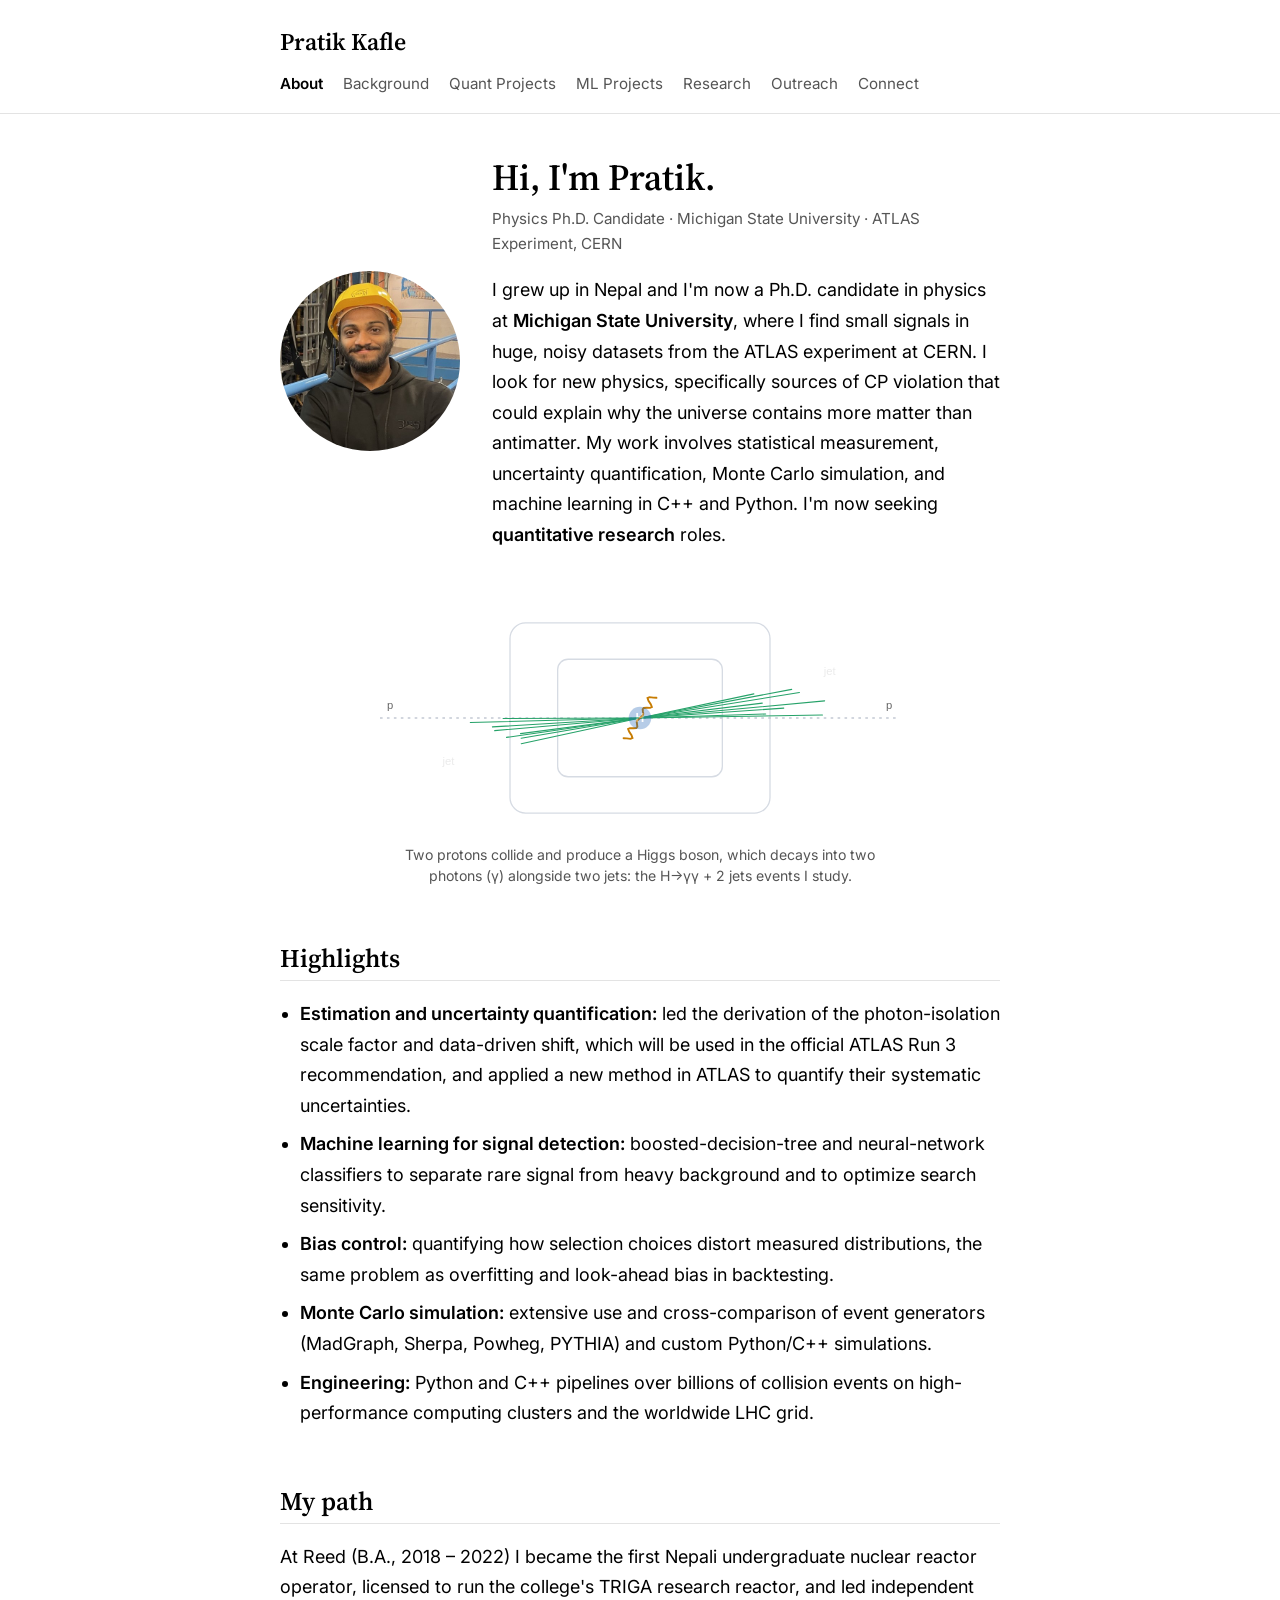
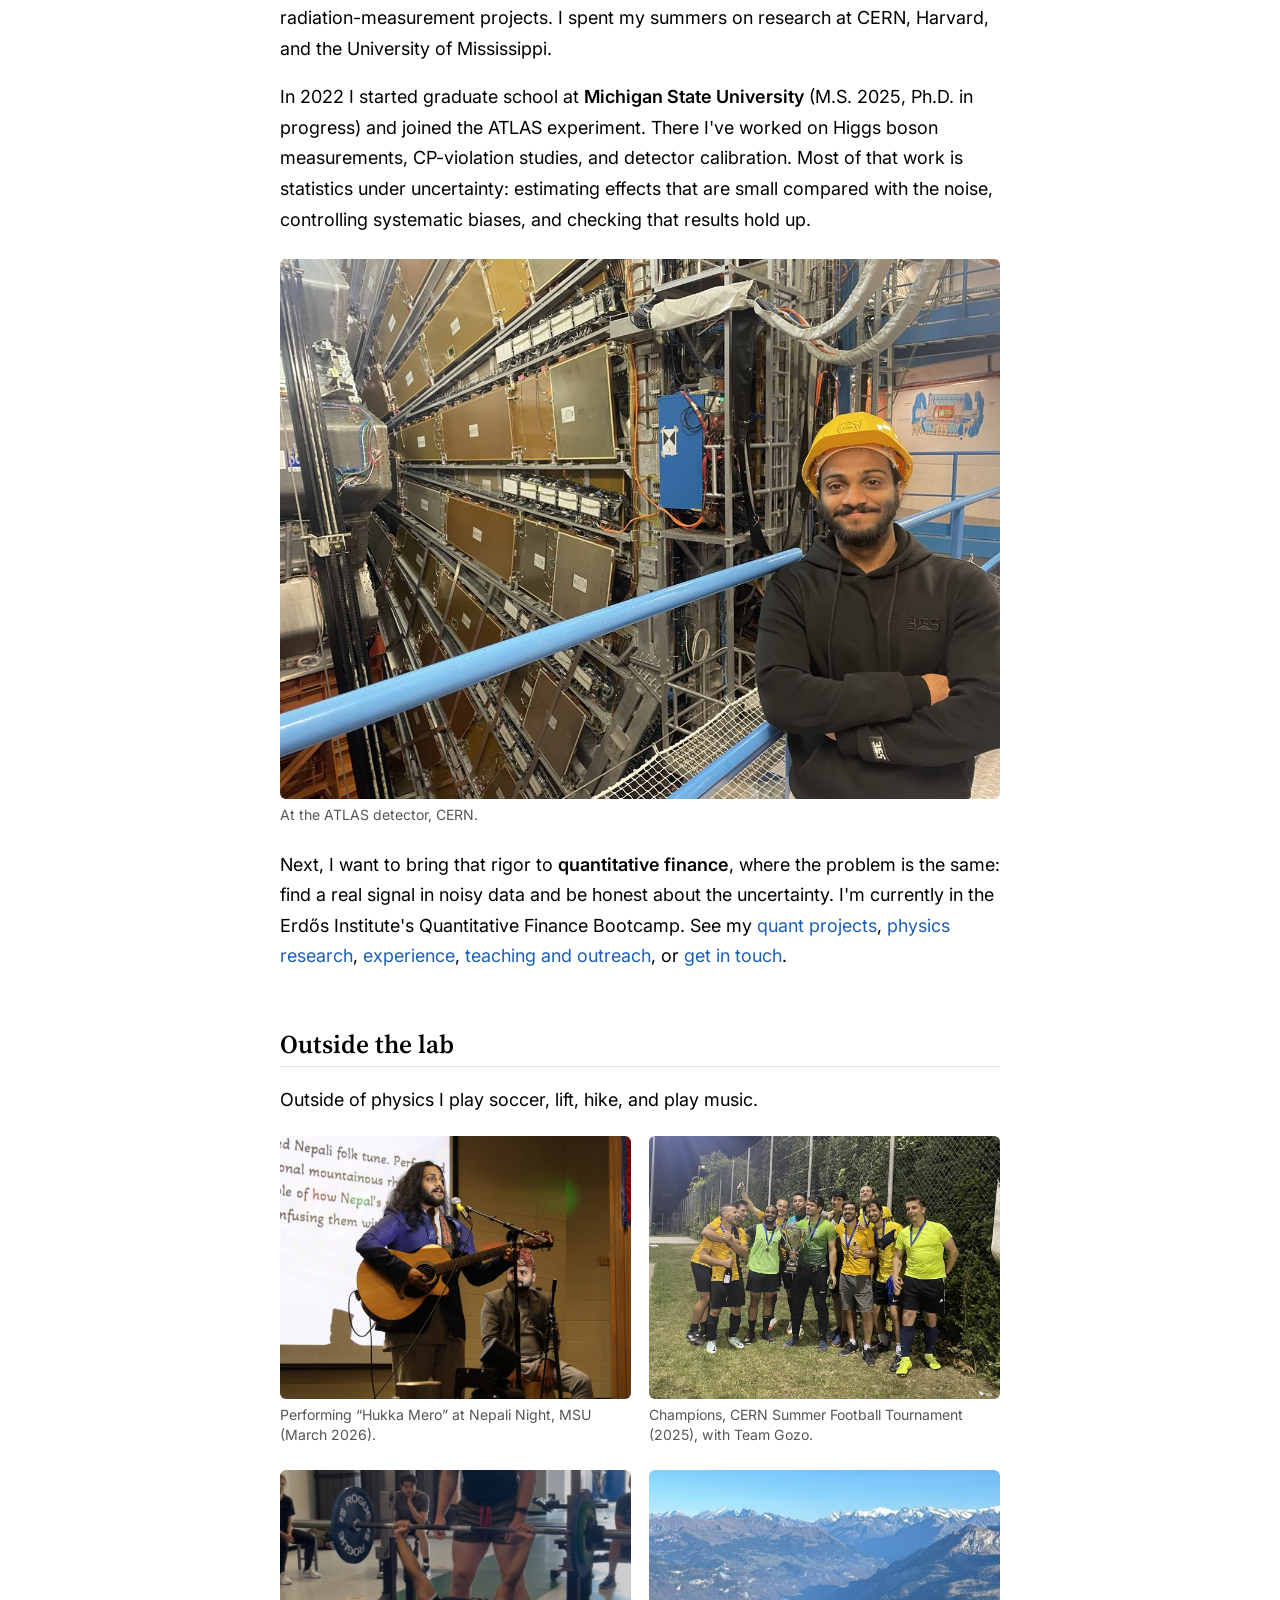
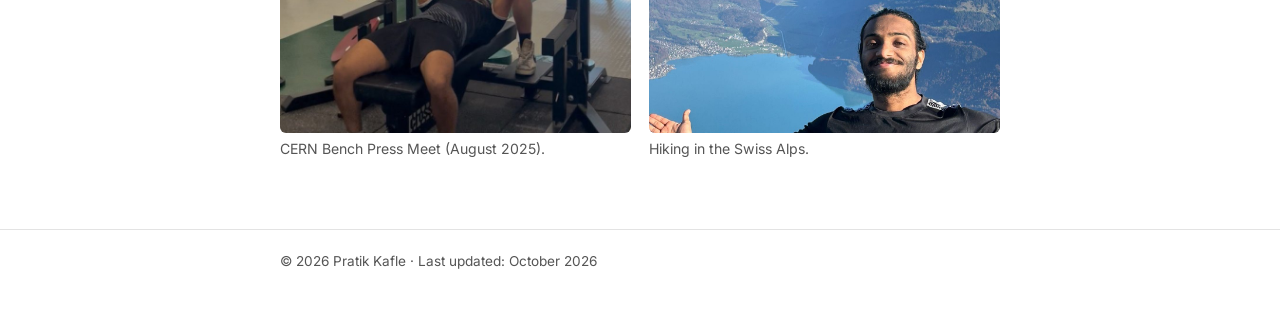
<file: index.html>
<!DOCTYPE html>
<html lang="en">
<head>
  <meta charset="UTF-8">
  <meta name="viewport" content="width=device-width, initial-scale=1.0">
  <title>About | Pratik Kafle</title>
  <meta name="description" content="Pratik Kafle: Physics Ph.D. candidate at Michigan State University (ATLAS, CERN) seeking quantitative research roles. Statistics, Monte Carlo, machine learning, C++ and Python.">
  <link rel="preconnect" href="https://fonts.googleapis.com">
  <link rel="preconnect" href="https://fonts.gstatic.com" crossorigin>
  <link href="https://fonts.googleapis.com/css2?family=Inter:wght@400;600&family=Source+Serif+4:wght@600&display=swap" rel="stylesheet">
  <link rel="stylesheet" href="style.css">
</head>
<body>
  <header>
    <div class="container">
      <a href="index.html" class="site-title">Pratik Kafle</a>
      <nav>
        <a href="index.html" class="active">About</a>
        <a href="background.html">Background</a>
        <a href="quant.html">Quant Projects</a>
        <a href="ml.html">ML Projects</a>
        <a href="research.html">Research</a>
        <a href="outreach.html">Outreach</a>
        <a href="connect.html">Connect</a>
      </nav>
    </div>
  </header>

  <main class="container">
    <section class="intro">
      <img src="images/profile.jpg" alt="Pratik Kafle in a CERN hard hat at the ATLAS detector">
      <div>
        <h1>Hi, I'm Pratik.</h1>
        <p class="tagline">Physics Ph.D. Candidate · Michigan State University · ATLAS Experiment, CERN</p>
        <p>
          I grew up in Nepal and I'm now a Ph.D. candidate in physics at
          <strong>Michigan State University</strong>, where I find small signals in huge, noisy
          datasets from the ATLAS experiment at CERN. I look for new physics, specifically
          sources of CP violation that could explain why the universe contains more matter
          than antimatter. My work involves statistical measurement, uncertainty
          quantification, Monte Carlo simulation, and machine learning in C++ and Python.
          I'm now seeking <strong>quantitative research</strong> roles.
        </p>
      </div>
    </section>

    <figure class="collision-anim">
      <img src="images/web/higgs-collision.svg" width="600" height="280"
           alt="Animation: two protons collide head-on, a Higgs boson forms and decays into two photons, while two jets fly out close to the beam line">
      <figcaption>Two protons collide and produce a Higgs boson, which decays into two photons (&gamma;)
        alongside two jets: the H&rarr;&gamma;&gamma; + 2 jets events I study.</figcaption>
    </figure>

    <h2>Highlights</h2>
    <ul class="highlights">
      <li><strong>Estimation and uncertainty quantification:</strong> led the derivation of the
        photon-isolation scale factor and data-driven shift, which will be used in the official
        ATLAS Run&nbsp;3 recommendation, and applied a new method in ATLAS to quantify their
        systematic uncertainties.</li>
      <li><strong>Machine learning for signal detection:</strong> boosted-decision-tree and
        neural-network classifiers to separate rare signal from heavy background and to
        optimize search sensitivity.</li>
      <li><strong>Bias control:</strong> quantifying how selection choices distort measured
        distributions, the same problem as overfitting and look-ahead bias in backtesting.</li>
      <li><strong>Monte Carlo simulation:</strong> extensive use and cross-comparison of event
        generators (MadGraph, Sherpa, Powheg, PYTHIA) and custom Python/C++ simulations.</li>
      <li><strong>Engineering:</strong> Python and C++ pipelines over billions of collision
        events on high-performance computing clusters and the worldwide LHC grid.</li>
    </ul>

    <h2>My path</h2>
    <p>
      At Reed (B.A., 2018 – 2022) I became the first Nepali undergraduate nuclear reactor
      operator, licensed to run the college's TRIGA research reactor, and led independent
      radiation-measurement projects. I spent my summers on research
      at CERN, Harvard, and the University of Mississippi.
    </p>
    <p>
      In 2022 I started graduate school at <strong>Michigan State University</strong>
      (M.S. 2025, Ph.D. in progress) and joined the ATLAS experiment. There I've worked on Higgs
      boson measurements, CP-violation studies, and detector calibration. Most of that work is
      statistics under uncertainty: estimating effects that are small compared with the noise,
      controlling systematic biases, and checking that results hold up.
    </p>
    <figure class="photo-wide">
      <img src="images/web/atlas.jpg" width="1200" height="900" loading="lazy"
           alt="Pratik in a CERN hard hat standing in front of the ATLAS detector">
      <figcaption>At the ATLAS detector, CERN.</figcaption>
    </figure>
    <p>
      Next, I want to bring that rigor to <strong>quantitative finance</strong>, where the
      problem is the same: find a real signal in noisy data and be honest about the
      uncertainty. I'm currently in the Erd&odblac;s Institute's Quantitative Finance
      Bootcamp. See my <a href="quant.html">quant projects</a>,
      <a href="research.html">physics research</a>,
      <a href="background.html">experience</a>,
      <a href="outreach.html">teaching and outreach</a>, or <a href="connect.html">get in touch</a>.
    </p>

    <h2>Outside the lab</h2>
    <p>Outside of physics I play soccer, lift, hike, and play music.</p>
    <div class="gallery">
      <figure>
        <img src="images/web/nepali-night-2026.jpg" width="1200" height="900" loading="lazy"
             alt="Pratik singing and playing acoustic guitar on stage at Nepali Night">
        <figcaption>Performing &ldquo;Hukka Mero&rdquo; at Nepali Night, MSU (March 2026).</figcaption>
      </figure>
      <figure>
        <img src="images/web/soccer.jpg" width="1200" height="900" loading="lazy"
             alt="Team Gozo celebrating with the trophy after winning the CERN summer football tournament">
        <figcaption>Champions, CERN Summer Football Tournament (2025), with Team Gozo.</figcaption>
      </figure>
      <figure>
        <img src="images/web/bench-press.jpg" width="739" height="554" loading="lazy"
             alt="Pratik bench pressing at the CERN bench press meet with a spotter">
        <figcaption>CERN Bench Press Meet (August 2025).</figcaption>
      </figure>
      <figure>
        <img src="images/web/hiking.jpg" width="1200" height="900" loading="lazy"
             alt="Pratik smiling on a summit above a lake in the Swiss Alps">
        <figcaption>Hiking in the Swiss Alps.</figcaption>
      </figure>
    </div>
  </main>

  <footer>
    <div class="container">
      &copy; 2026 Pratik Kafle &middot; Last updated: October 2026
    </div>
  </footer>
</body>
</html>
</file>
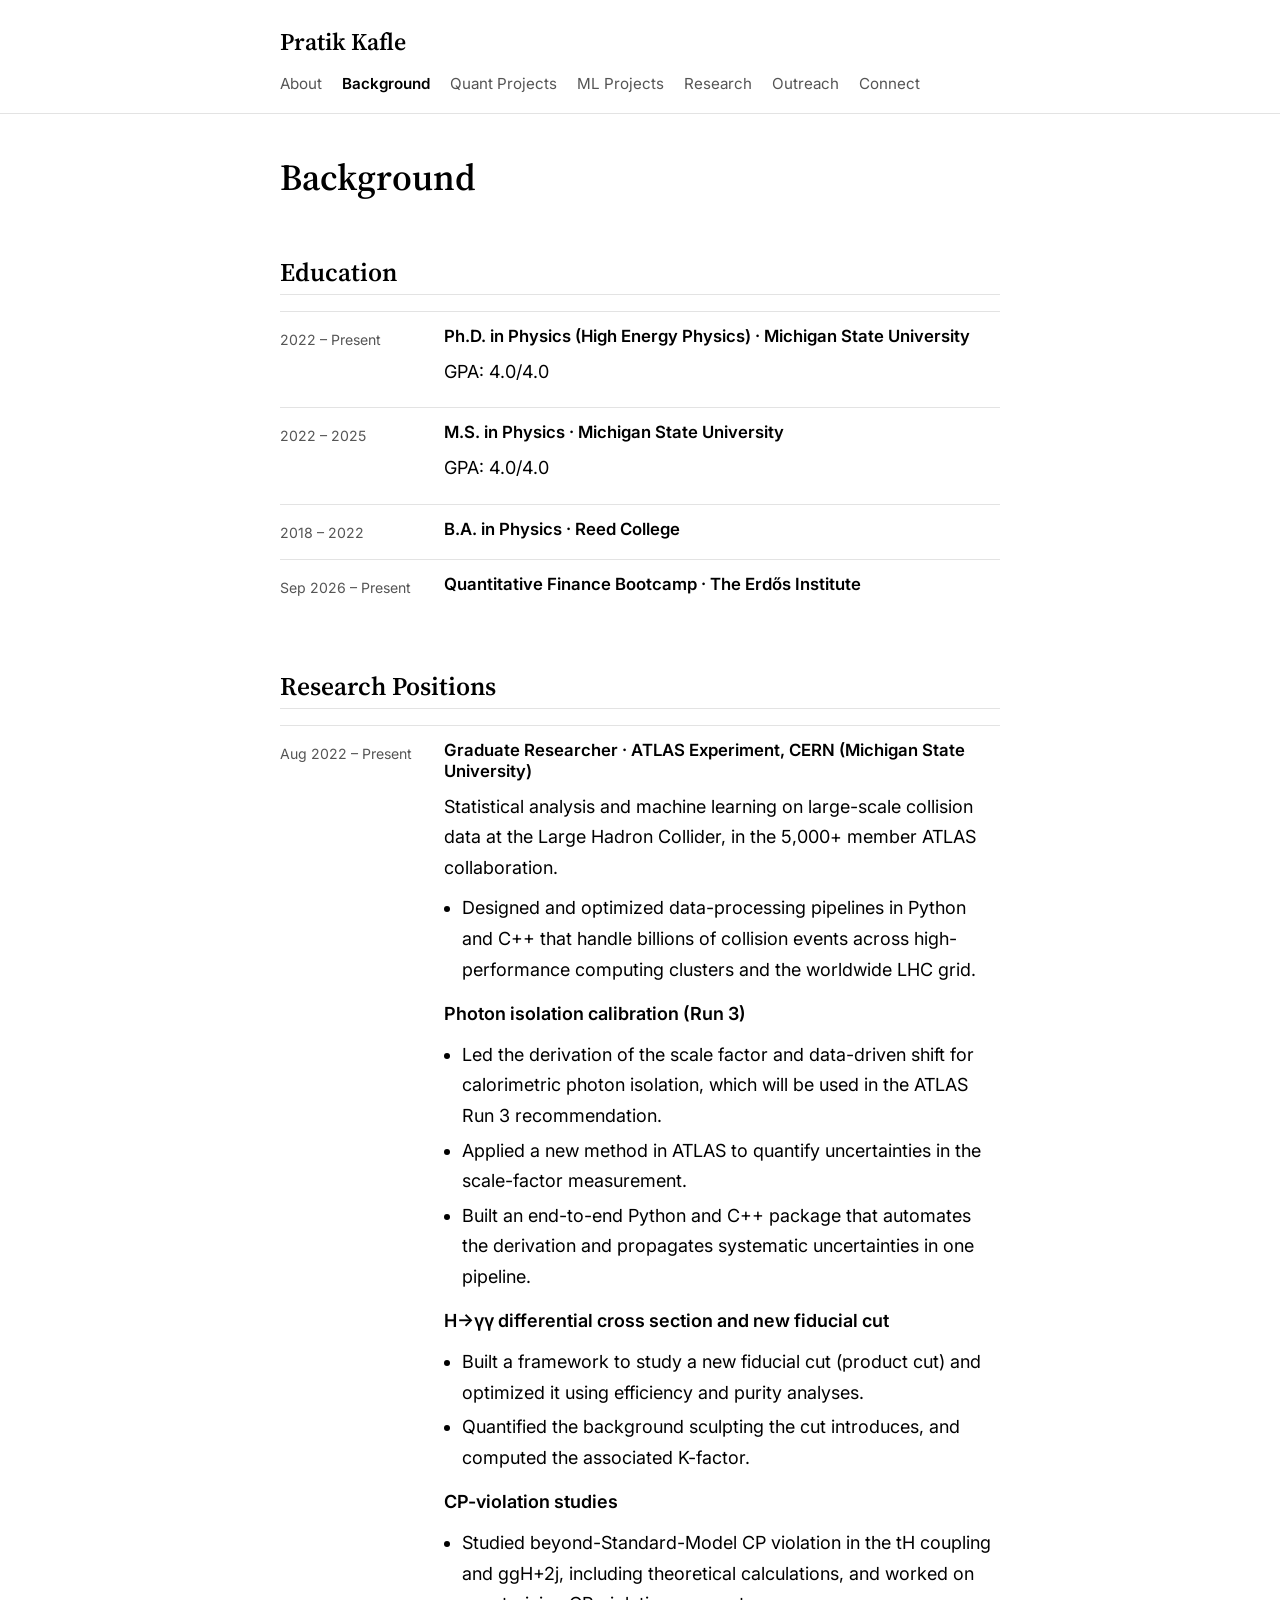
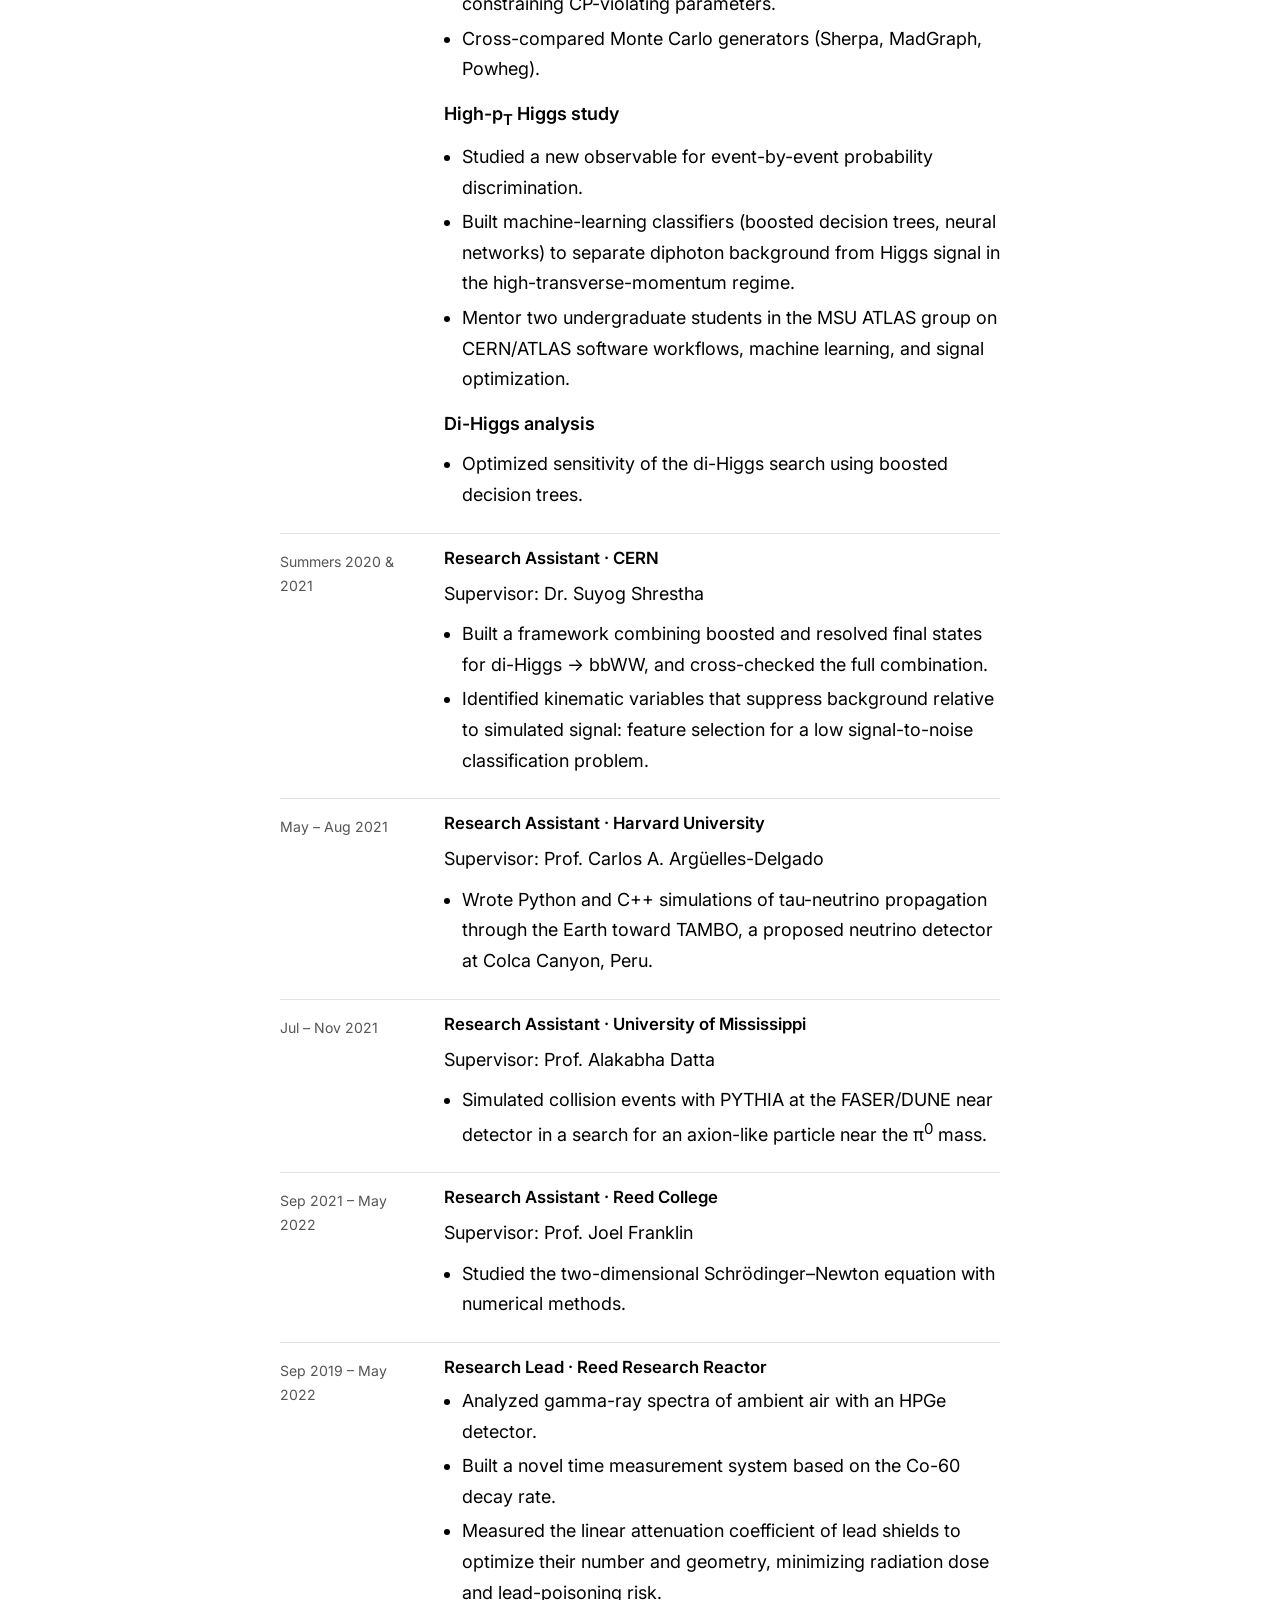
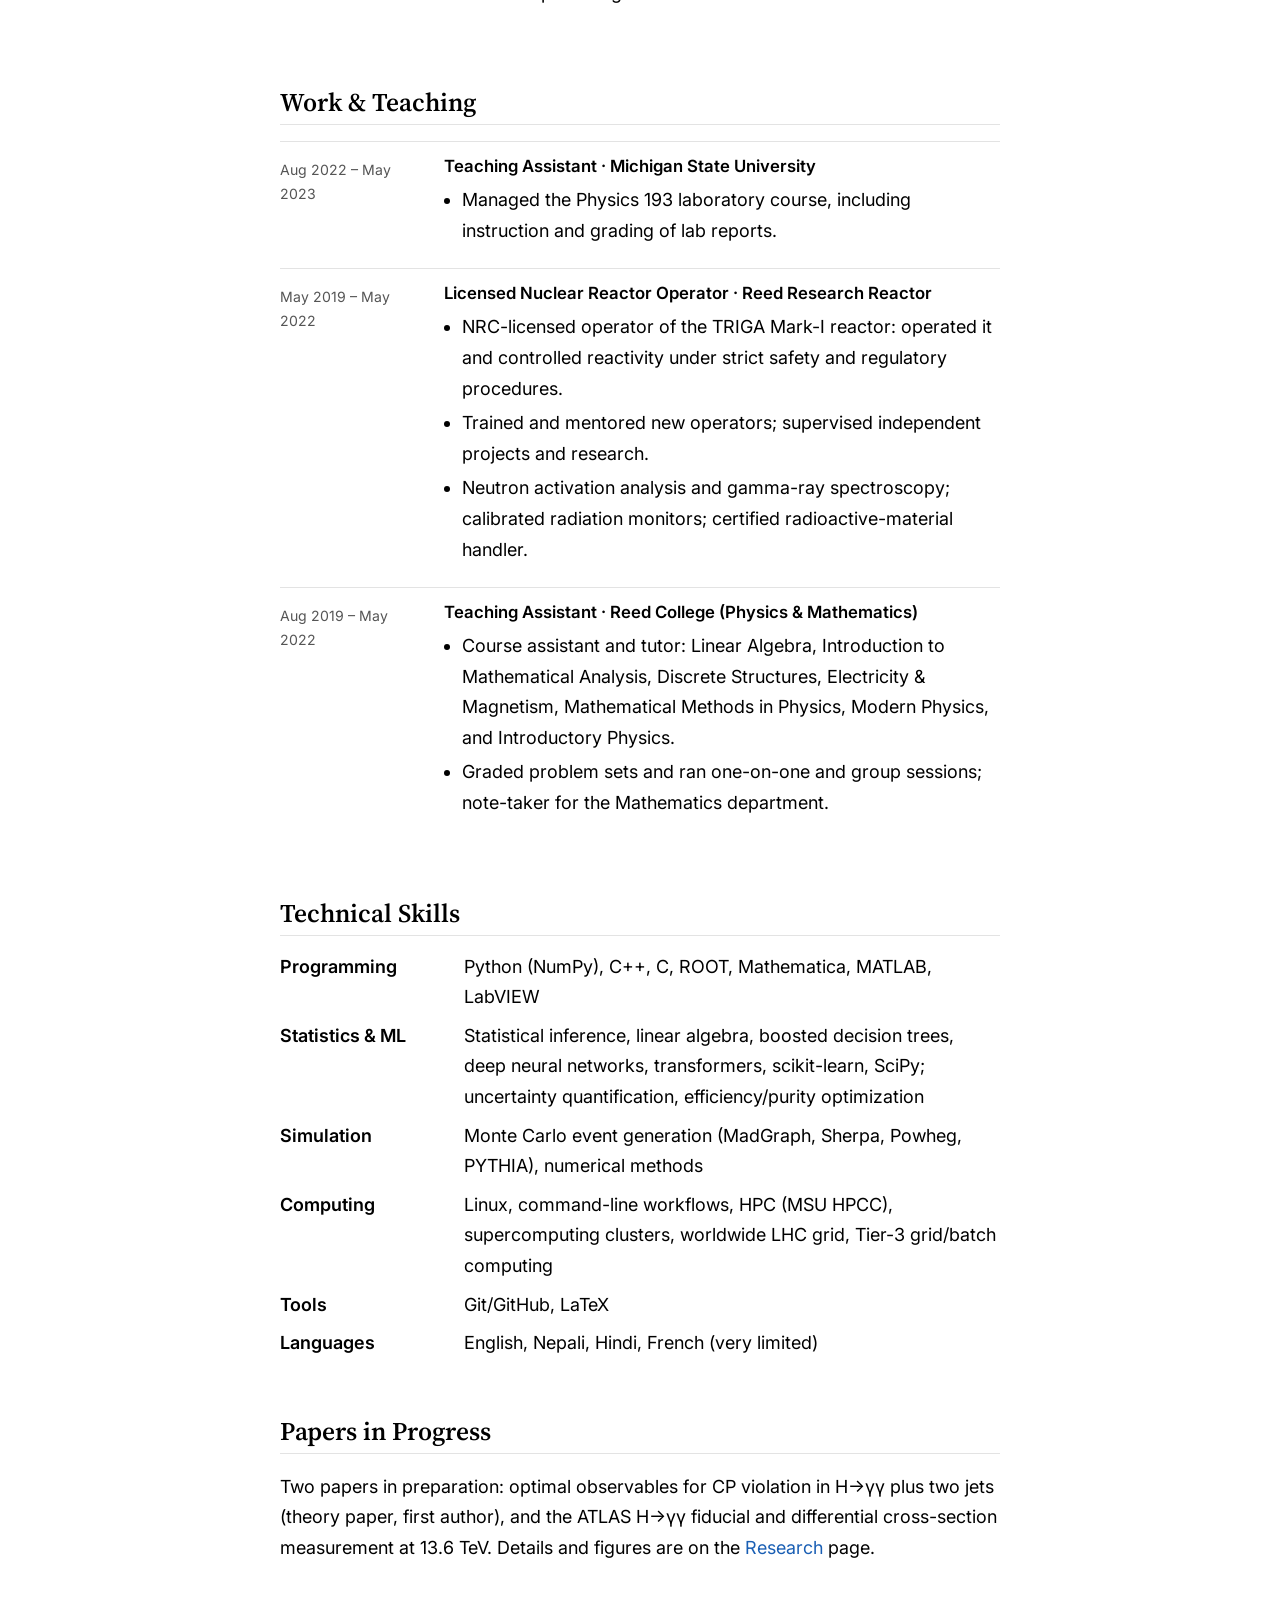
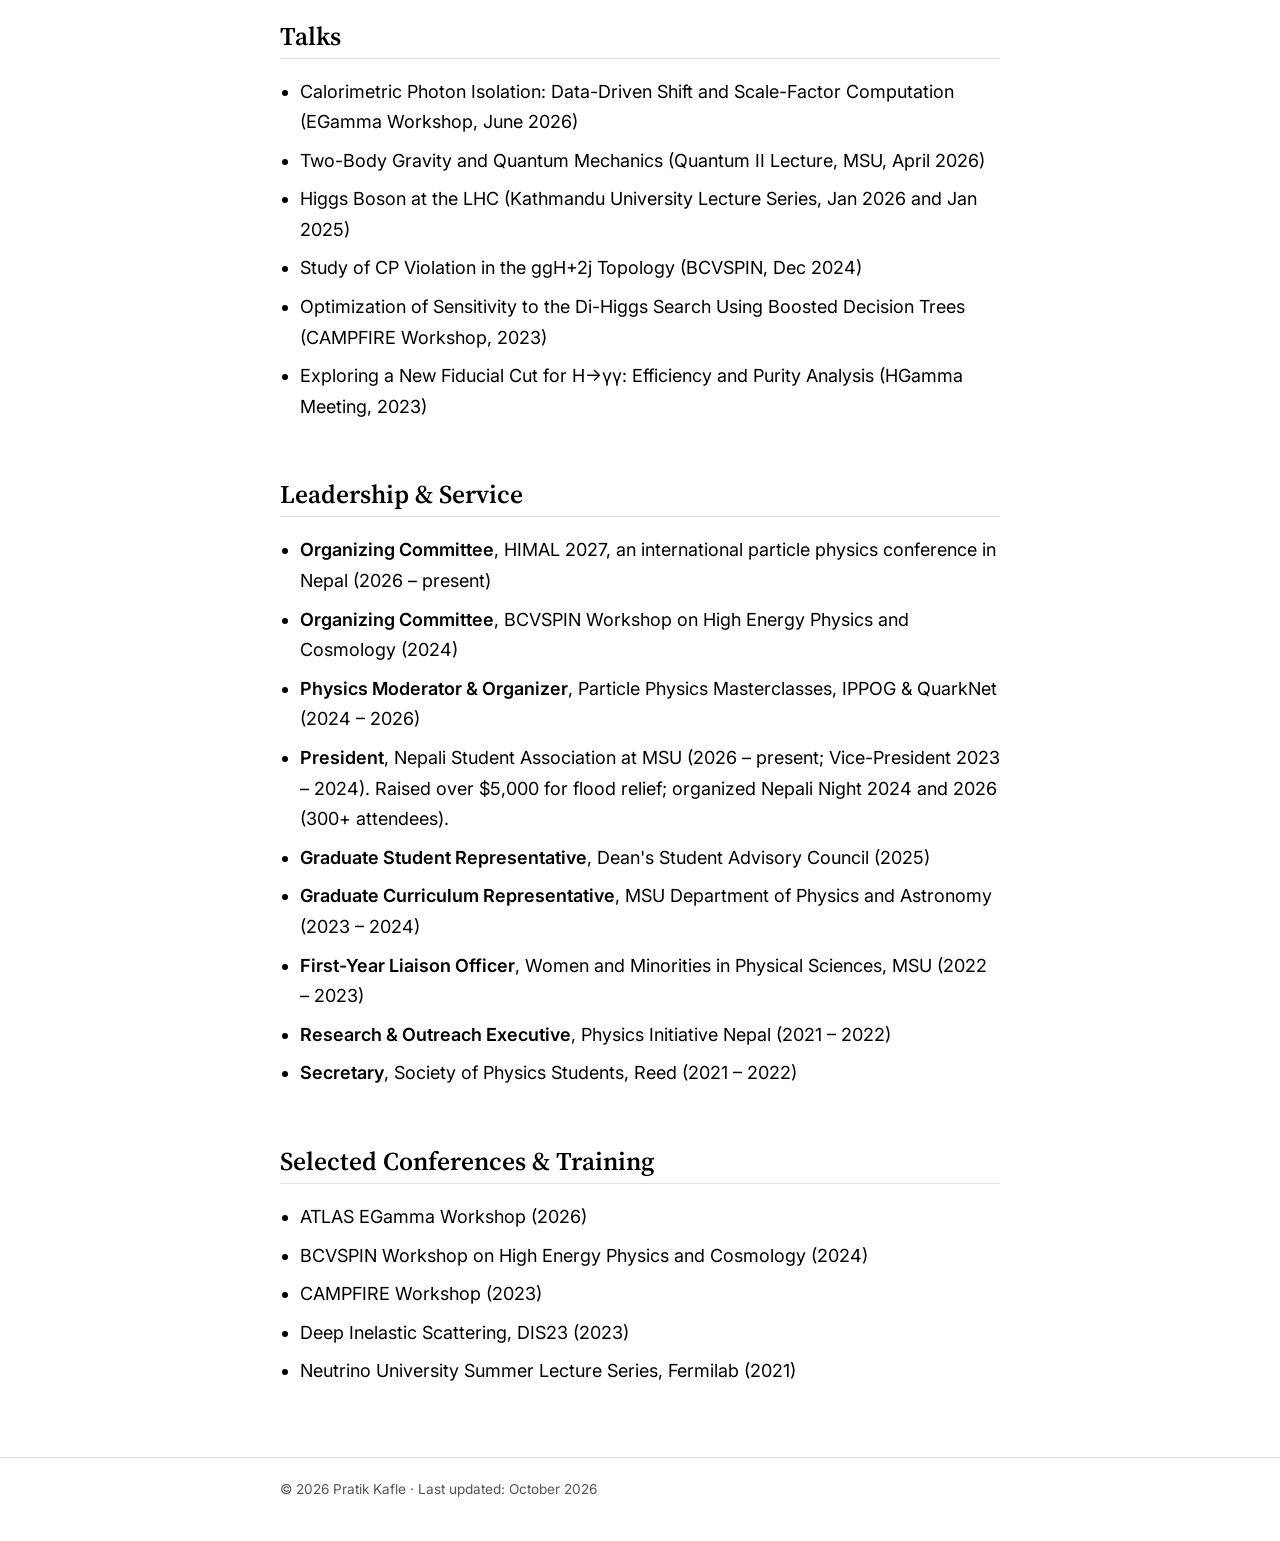
<file: background.html>
<!DOCTYPE html>
<html lang="en">
<head>
  <meta charset="UTF-8">
  <meta name="viewport" content="width=device-width, initial-scale=1.0">
  <title>Background | Pratik Kafle</title>
  <meta name="description" content="Pratik Kafle: Physics Ph.D. candidate at Michigan State University (ATLAS, CERN) seeking quantitative research roles. Statistics, Monte Carlo, machine learning, C++ and Python.">
  <link rel="preconnect" href="https://fonts.googleapis.com">
  <link rel="preconnect" href="https://fonts.gstatic.com" crossorigin>
  <link href="https://fonts.googleapis.com/css2?family=Inter:wght@400;600&family=Source+Serif+4:wght@600&display=swap" rel="stylesheet">
  <link rel="stylesheet" href="style.css">
</head>
<body>
  <header>
    <div class="container">
      <a href="index.html" class="site-title">Pratik Kafle</a>
      <nav>
        <a href="index.html">About</a>
        <a href="background.html" class="active">Background</a>
        <a href="quant.html">Quant Projects</a>
        <a href="ml.html">ML Projects</a>
        <a href="research.html">Research</a>
        <a href="outreach.html">Outreach</a>
        <a href="connect.html">Connect</a>
      </nav>
    </div>
  </header>

  <main class="container">
    <h1>Background</h1>
    <h2>Education</h2>
    <div class="entry">
      <h3>Ph.D. in Physics (High Energy Physics) · Michigan State University</h3>
      <div class="meta">2022 – Present</div>
      <p>GPA: 4.0/4.0</p>
    </div>
    <div class="entry">
      <h3>M.S. in Physics · Michigan State University</h3>
      <div class="meta">2022 – 2025</div>
      <p>GPA: 4.0/4.0</p>
    </div>
    <div class="entry">
      <h3>B.A. in Physics · Reed College</h3>
      <div class="meta">2018 – 2022</div>
      <!-- <p>GPA: 3.72/4.0 · Major GPA: 3.96/4.0</p> -->
    </div>
    <div class="entry">
      <h3>Quantitative Finance Bootcamp · The Erd&odblac;s Institute</h3>
      <div class="meta">Sep 2026 – Present</div>
    </div>

    <h2>Research Positions</h2>
    <div class="entry">
      <h3>Graduate Researcher · ATLAS Experiment, CERN (Michigan State University)</h3>
      <div class="meta">Aug 2022 – Present</div>
      <p>Statistical analysis and machine learning on large-scale collision data at the Large
        Hadron Collider, in the 5,000+ member ATLAS collaboration.</p>
      <ul>
        <li>Designed and optimized data-processing pipelines in Python and C++ that handle
          billions of collision events across high-performance computing clusters and the
          worldwide LHC grid.</li>
      </ul>
      <p><strong>Photon isolation calibration (Run 3)</strong></p>
      <ul>
        <li>Led the derivation of the scale factor and data-driven shift for calorimetric photon isolation,
          which will be used in the ATLAS Run&nbsp;3 recommendation.</li>
        <li>Applied a new method in ATLAS to quantify uncertainties in the scale-factor measurement.</li>
        <li>Built an end-to-end Python and C++ package that automates the derivation and propagates systematic uncertainties in one pipeline.</li>
      </ul>
      <p><strong>H&rarr;&gamma;&gamma; differential cross section and new fiducial cut</strong></p>
      <ul>
        <li>Built a framework to study a new fiducial cut (product cut) and optimized it using efficiency and purity analyses.</li>
        <li>Quantified the background sculpting the cut introduces, and computed the associated K-factor.</li>
      </ul>
      <p><strong>CP-violation studies</strong></p>
      <ul>
        <li>Studied beyond-Standard-Model CP violation in the tH coupling and ggH+2j, including
          theoretical calculations, and worked on constraining CP-violating parameters.</li>
        <li>Cross-compared Monte Carlo generators (Sherpa, MadGraph, Powheg).</li>
      </ul>
      <p><strong>High-p<sub>T</sub> Higgs study</strong></p>
      <ul>
        <li>Studied a new observable for event-by-event probability discrimination.</li>
        <li>Built machine-learning classifiers (boosted decision trees, neural networks) to separate diphoton background from Higgs signal in the high-transverse-momentum regime.</li>
        <li>Mentor two undergraduate students in the MSU ATLAS group on CERN/ATLAS software workflows, machine learning, and signal optimization.</li>
      </ul>
      <p><strong>Di-Higgs analysis</strong></p>
      <ul>
        <li>Optimized sensitivity of the di-Higgs search using boosted decision trees.</li>
      </ul>
    </div>
    <div class="entry">
      <h3>Research Assistant · CERN</h3>
      <div class="meta">Summers 2020 &amp; 2021</div>
      <p>Supervisor: Dr. Suyog Shrestha</p>
      <ul>
        <li>Built a framework combining boosted and resolved final states for di-Higgs &rarr; bbWW, and cross-checked the full combination.</li>
        <li>Identified kinematic variables that suppress background relative to simulated signal: feature selection for a low signal-to-noise classification problem.</li>
      </ul>
    </div>
    <div class="entry">
      <h3>Research Assistant · Harvard University</h3>
      <div class="meta">May – Aug 2021</div>
      <p>Supervisor: Prof. Carlos A. Arg&uuml;elles-Delgado</p>
      <ul><li>Wrote Python and C++ simulations of tau-neutrino propagation through the Earth toward TAMBO, a proposed neutrino detector at Colca Canyon, Peru.</li></ul>
    </div>
    <div class="entry">
      <h3>Research Assistant · University of Mississippi</h3>
      <div class="meta">Jul – Nov 2021</div>
      <p>Supervisor: Prof. Alakabha Datta</p>
      <ul><li>Simulated collision events with PYTHIA at the FASER/DUNE near detector in a search for an axion-like particle near the &pi;<sup>0</sup> mass.</li></ul>
    </div>
    <div class="entry">
      <h3>Research Assistant · Reed College</h3>
      <div class="meta">Sep 2021 – May 2022</div>
      <p>Supervisor: Prof. Joel Franklin</p>
      <ul><li>Studied the two-dimensional Schr&ouml;dinger–Newton equation with numerical methods.</li></ul>
    </div>
    <div class="entry">
      <h3>Research Lead · Reed Research Reactor</h3>
      <div class="meta">Sep 2019 – May 2022</div>
      <ul>
        <li>Analyzed gamma-ray spectra of ambient air with an HPGe detector.</li>
        <li>Built a novel time measurement system based on the Co-60 decay rate.</li>
        <li>Measured the linear attenuation coefficient of lead shields to optimize their number and geometry, minimizing radiation dose and lead-poisoning risk.</li>
      </ul>
    </div>

    <h2>Work &amp; Teaching</h2>
    <div class="entry">
      <h3>Teaching Assistant · Michigan State University</h3>
      <div class="meta">Aug 2022 – May 2023</div>
      <ul><li>Managed the Physics 193 laboratory course, including instruction and grading of lab reports.</li></ul>
    </div>
    <div class="entry">
      <h3>Licensed Nuclear Reactor Operator · Reed Research Reactor</h3>
      <div class="meta">May 2019 – May 2022</div>
      <ul>
        <li>NRC-licensed operator of the TRIGA Mark-I reactor: operated it and controlled reactivity under strict safety and regulatory procedures.</li>
        <li>Trained and mentored new operators; supervised independent projects and research.</li>
        <li>Neutron activation analysis and gamma-ray spectroscopy; calibrated radiation monitors; certified radioactive-material handler.</li>
      </ul>
    </div>
    <div class="entry">
      <h3>Teaching Assistant · Reed College (Physics &amp; Mathematics)</h3>
      <div class="meta">Aug 2019 – May 2022</div>
      <ul>
        <li>Course assistant and tutor: Linear Algebra, Introduction to Mathematical Analysis, Discrete Structures, Electricity &amp; Magnetism, Mathematical Methods in Physics, Modern Physics, and Introductory Physics.</li>
        <li>Graded problem sets and ran one-on-one and group sessions; note-taker for the Mathematics department.</li>
      </ul>
    </div>

    <h2>Technical Skills</h2>
    <dl class="skills">
      <dt>Programming</dt><dd>Python (NumPy), C++, C, ROOT, Mathematica, MATLAB, LabVIEW</dd>
      <dt>Statistics &amp; ML</dt><dd>Statistical inference, linear algebra, boosted decision trees, deep neural networks, transformers, scikit-learn, SciPy; uncertainty quantification, efficiency/purity optimization</dd>
      <dt>Simulation</dt><dd>Monte Carlo event generation (MadGraph, Sherpa, Powheg, PYTHIA), numerical methods</dd>
      <dt>Computing</dt><dd>Linux, command-line workflows, HPC (MSU HPCC), supercomputing clusters, worldwide LHC grid, Tier-3 grid/batch computing</dd>
      <dt>Tools</dt><dd>Git/GitHub, LaTeX</dd>
      <dt>Languages</dt><dd>English, Nepali, Hindi, French (very limited)</dd>
    </dl>

    <h2>Papers in Progress</h2>
    <p>Two papers in preparation: optimal observables for CP violation in H&rarr;&gamma;&gamma; plus two jets (theory paper, first author), and the ATLAS H&rarr;&gamma;&gamma; fiducial and differential cross-section measurement at 13.6&nbsp;TeV. Details and figures are on the <a href="research.html">Research</a> page.</p>

    <h2>Talks</h2>
    <ul class="plain">
      <li>Calorimetric Photon Isolation: Data-Driven Shift and Scale-Factor Computation (EGamma Workshop, June 2026)</li>
      <li>Two-Body Gravity and Quantum Mechanics (Quantum II Lecture, MSU, April 2026)</li>
      <li>Higgs Boson at the LHC (Kathmandu University Lecture Series, Jan 2026 and Jan 2025)</li>
      <li>Study of CP Violation in the ggH+2j Topology (BCVSPIN, Dec 2024)</li>
      <li>Optimization of Sensitivity to the Di-Higgs Search Using Boosted Decision Trees (CAMPFIRE Workshop, 2023)</li>
      <li>Exploring a New Fiducial Cut for H&rarr;&gamma;&gamma;: Efficiency and Purity Analysis (HGamma Meeting, 2023)</li>
    </ul>

    <h2>Leadership &amp; Service</h2>
    <ul class="plain">
      <li><strong>Organizing Committee</strong>, HIMAL 2027, an international particle physics conference in Nepal (2026 – present)</li>
      <li><strong>Organizing Committee</strong>, BCVSPIN Workshop on High Energy Physics and Cosmology (2024)</li>
      <li><strong>Physics Moderator &amp; Organizer</strong>, Particle Physics Masterclasses, IPPOG &amp; QuarkNet (2024 – 2026)</li>
      <li><strong>President</strong>, Nepali Student Association at MSU (2026 – present; Vice-President 2023 – 2024). Raised over $5,000 for flood relief; organized Nepali Night 2024 and 2026 (300+ attendees).</li>
      <li><strong>Graduate Student Representative</strong>, Dean's Student Advisory Council (2025)</li>
      <li><strong>Graduate Curriculum Representative</strong>, MSU Department of Physics and Astronomy (2023 – 2024)</li>
      <li><strong>First-Year Liaison Officer</strong>, Women and Minorities in Physical Sciences, MSU (2022 – 2023)</li>
      <li><strong>Research &amp; Outreach Executive</strong>, Physics Initiative Nepal (2021 – 2022)</li>
      <li><strong>Secretary</strong>, Society of Physics Students, Reed (2021 – 2022)</li>
    </ul>

    <h2>Selected Conferences &amp; Training</h2>
    <ul class="plain">
      <li>ATLAS EGamma Workshop (2026)</li>
      <li>BCVSPIN Workshop on High Energy Physics and Cosmology (2024)</li>
      <li>CAMPFIRE Workshop (2023)</li>
      <li>Deep Inelastic Scattering, DIS23 (2023)</li>
      <li>Neutrino University Summer Lecture Series, Fermilab (2021)</li>
    </ul>
  </main>

  <footer>
    <div class="container">
      &copy; 2026 Pratik Kafle &middot; Last updated: October 2026
    </div>
  </footer>
</body>
</html>
</file>
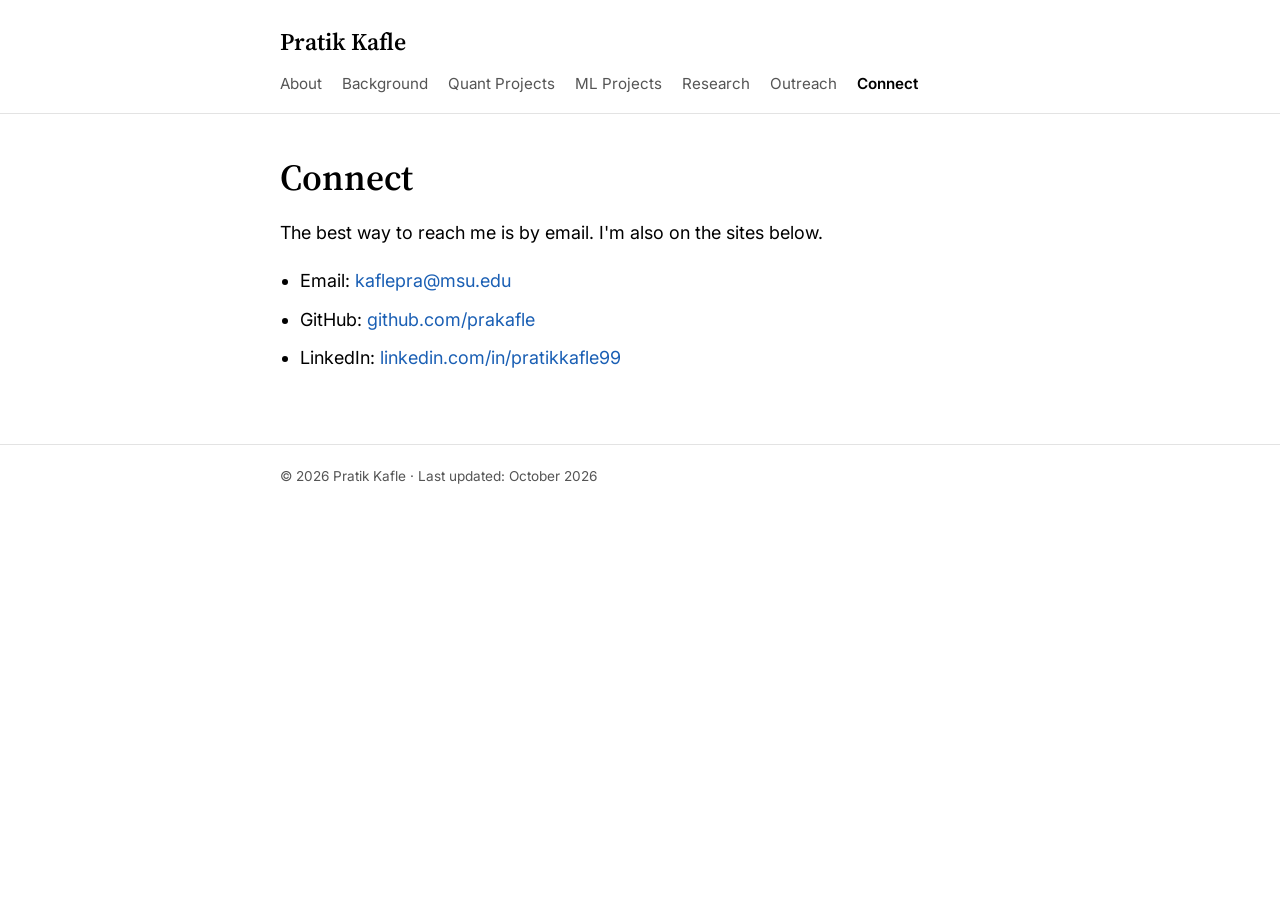
<file: connect.html>
<!DOCTYPE html>
<html lang="en">
<head>
  <meta charset="UTF-8">
  <meta name="viewport" content="width=device-width, initial-scale=1.0">
  <title>Connect | Pratik Kafle</title>
  <meta name="description" content="Pratik Kafle: quantitative finance portfolio covering probability, statistics, modeling and trading research.">
  <link rel="preconnect" href="https://fonts.googleapis.com">
  <link rel="preconnect" href="https://fonts.gstatic.com" crossorigin>
  <link href="https://fonts.googleapis.com/css2?family=Inter:wght@400;600&family=Source+Serif+4:wght@600&display=swap" rel="stylesheet">
  <link rel="stylesheet" href="style.css">
</head>
<body>
  <header>
    <div class="container">
      <a href="index.html" class="site-title">Pratik Kafle</a>
      <nav>
        <a href="index.html">About</a>
        <a href="background.html">Background</a>
        <a href="quant.html">Quant Projects</a>
        <a href="ml.html">ML Projects</a>
        <a href="research.html">Research</a>
        <a href="outreach.html">Outreach</a>
        <a href="connect.html" class="active">Connect</a>
      </nav>
    </div>
  </header>

  <main class="container">
    <h1>Connect</h1>
    <p>The best way to reach me is by email. I'm also on the sites below.</p>
    <ul class="contact">
      <li>Email: <a href="mailto:kaflepra@msu.edu">kaflepra@msu.edu</a></li>
      <li>GitHub: <a href="https://github.com/prakafle">github.com/prakafle</a></li>
      <li>LinkedIn: <a href="https://www.linkedin.com/in/pratikkafle99/">linkedin.com/in/pratikkafle99</a></li>
    </ul>
  </main>

  <footer>
    <div class="container">
      &copy; 2026 Pratik Kafle &middot; Last updated: October 2026
    </div>
  </footer>
</body>
</html>
</file>
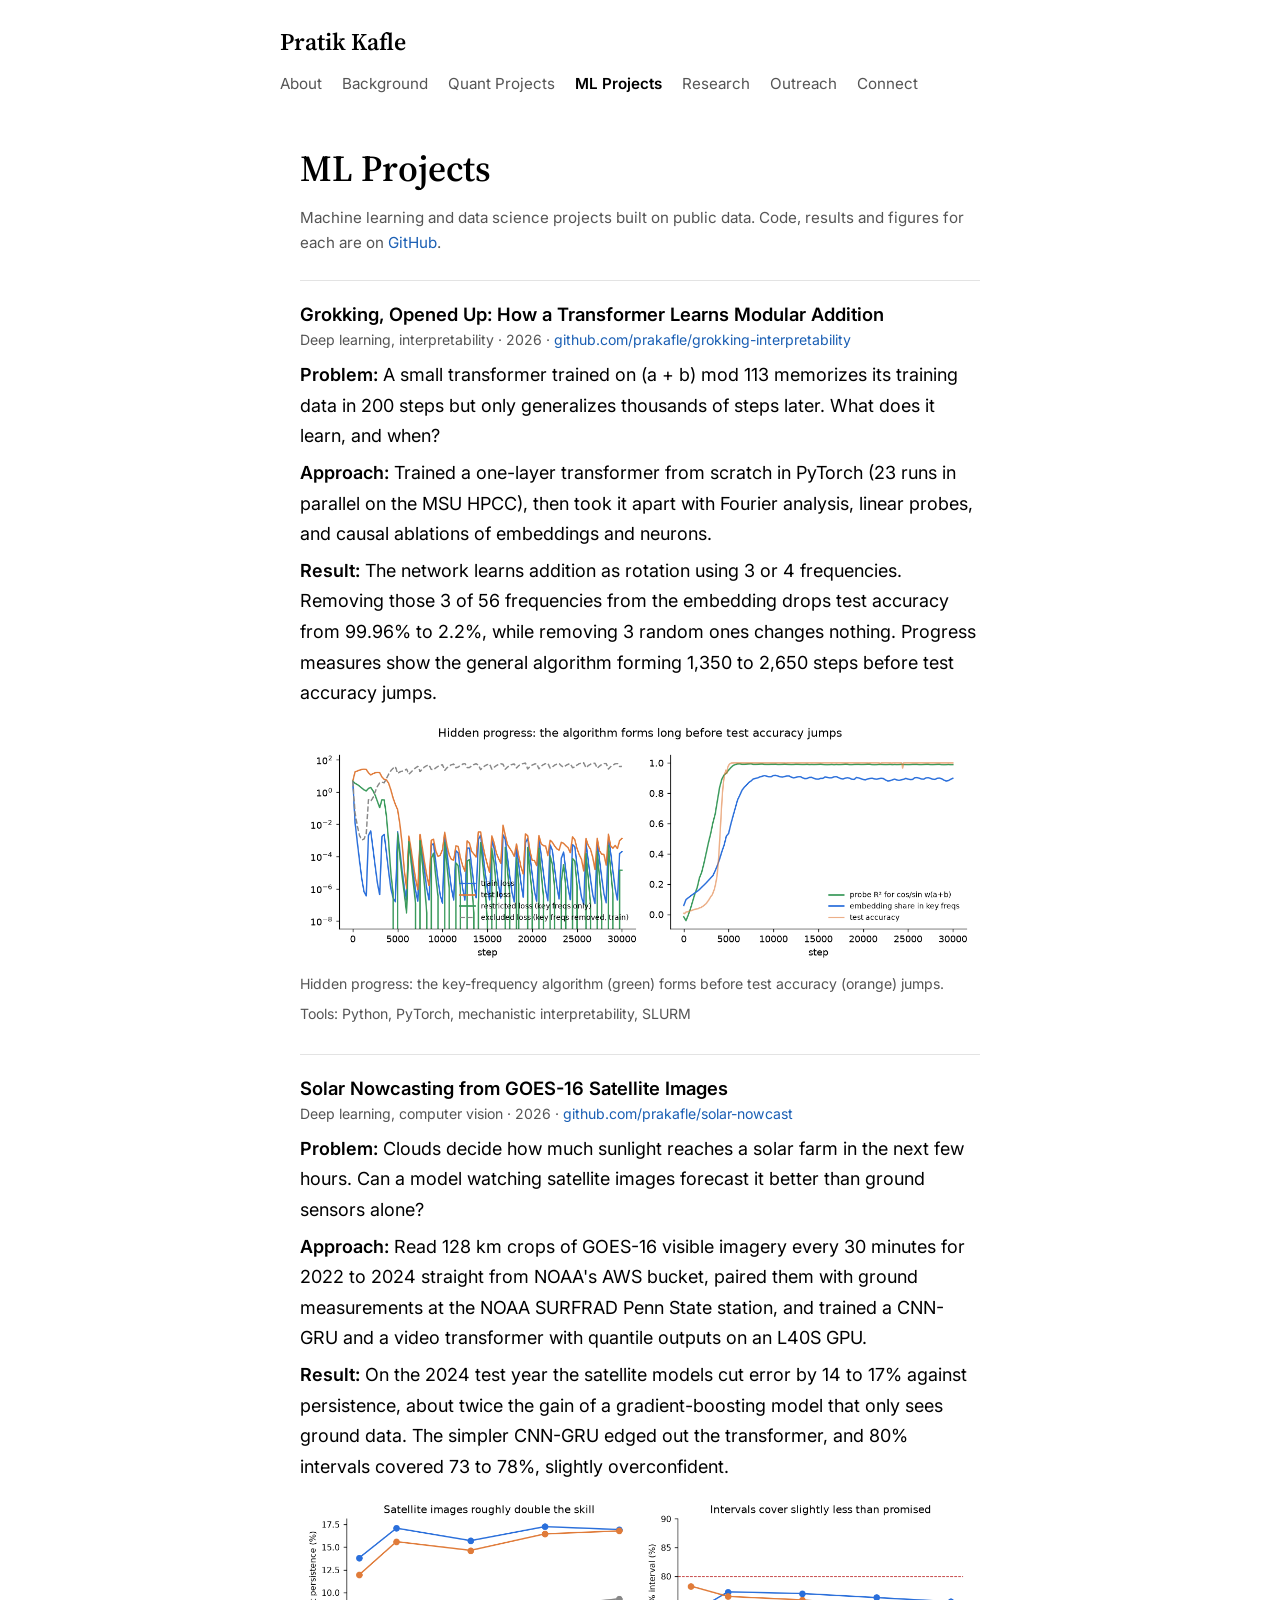
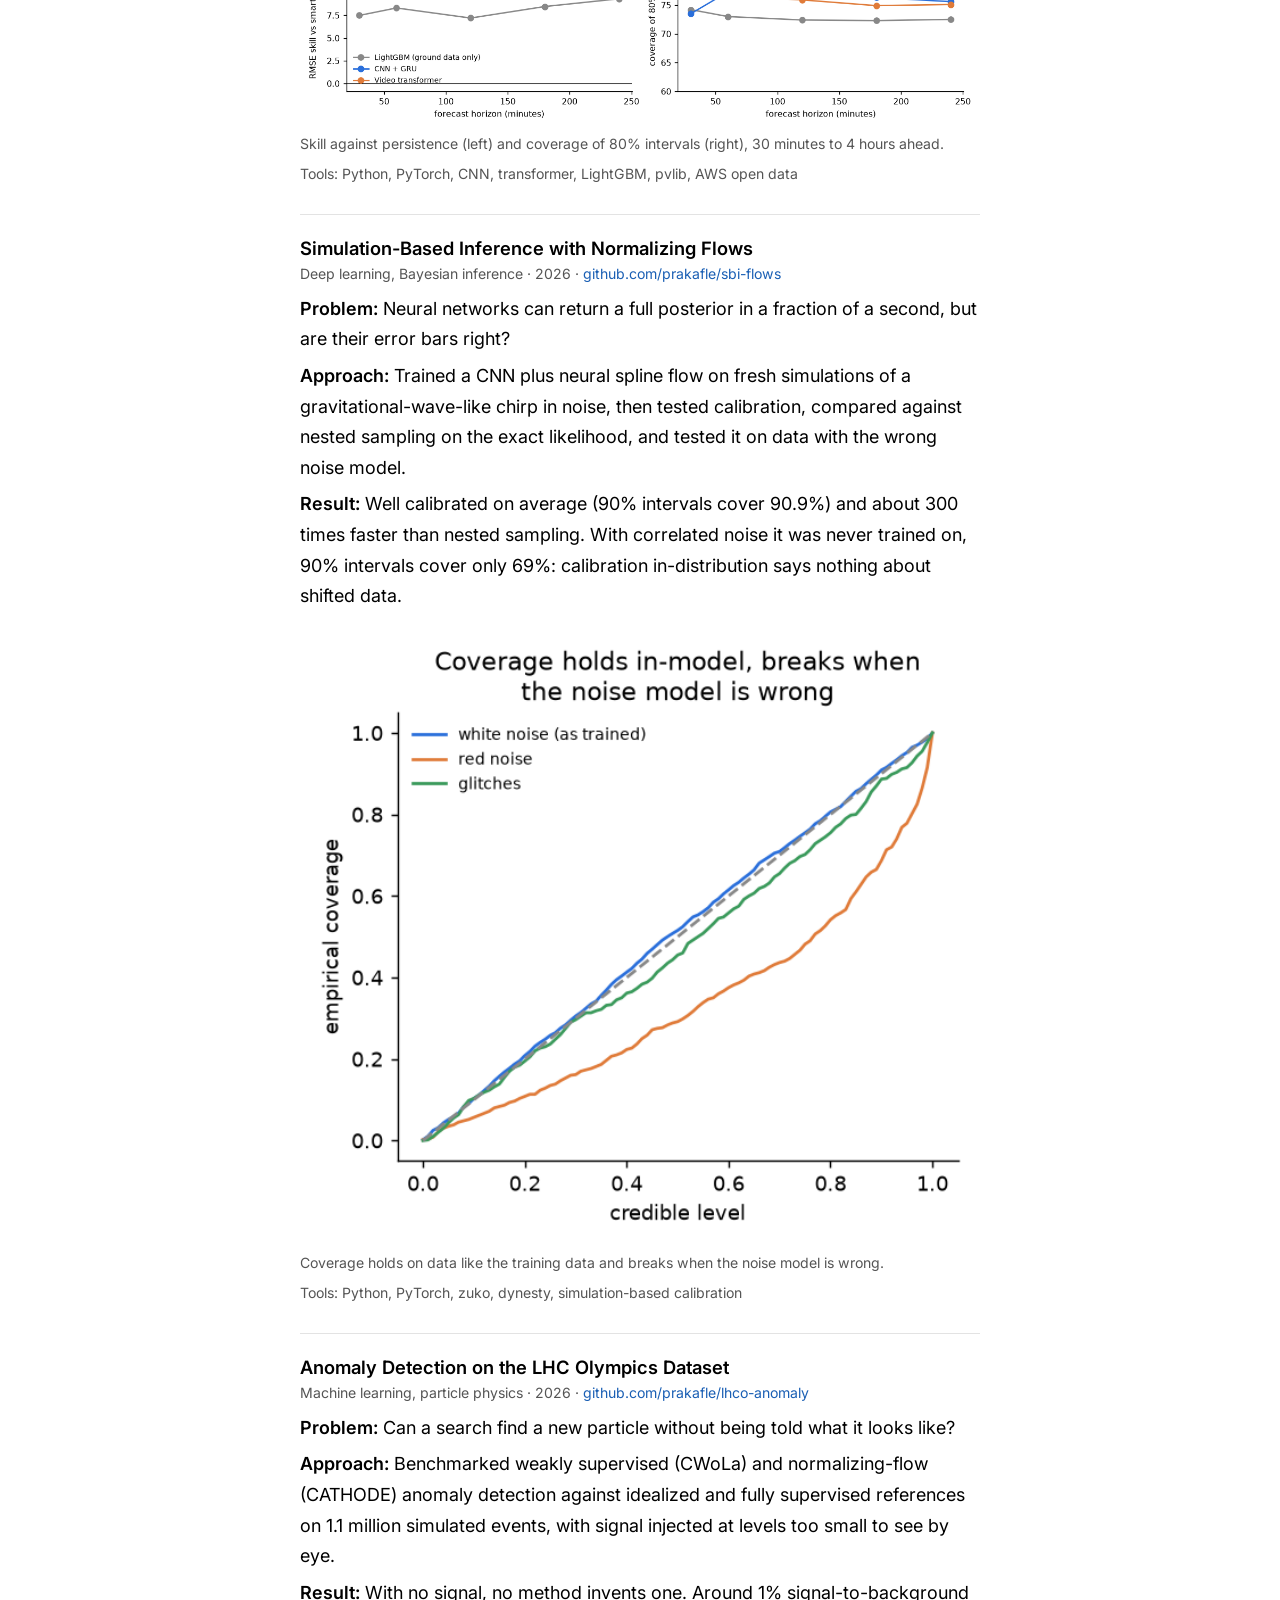
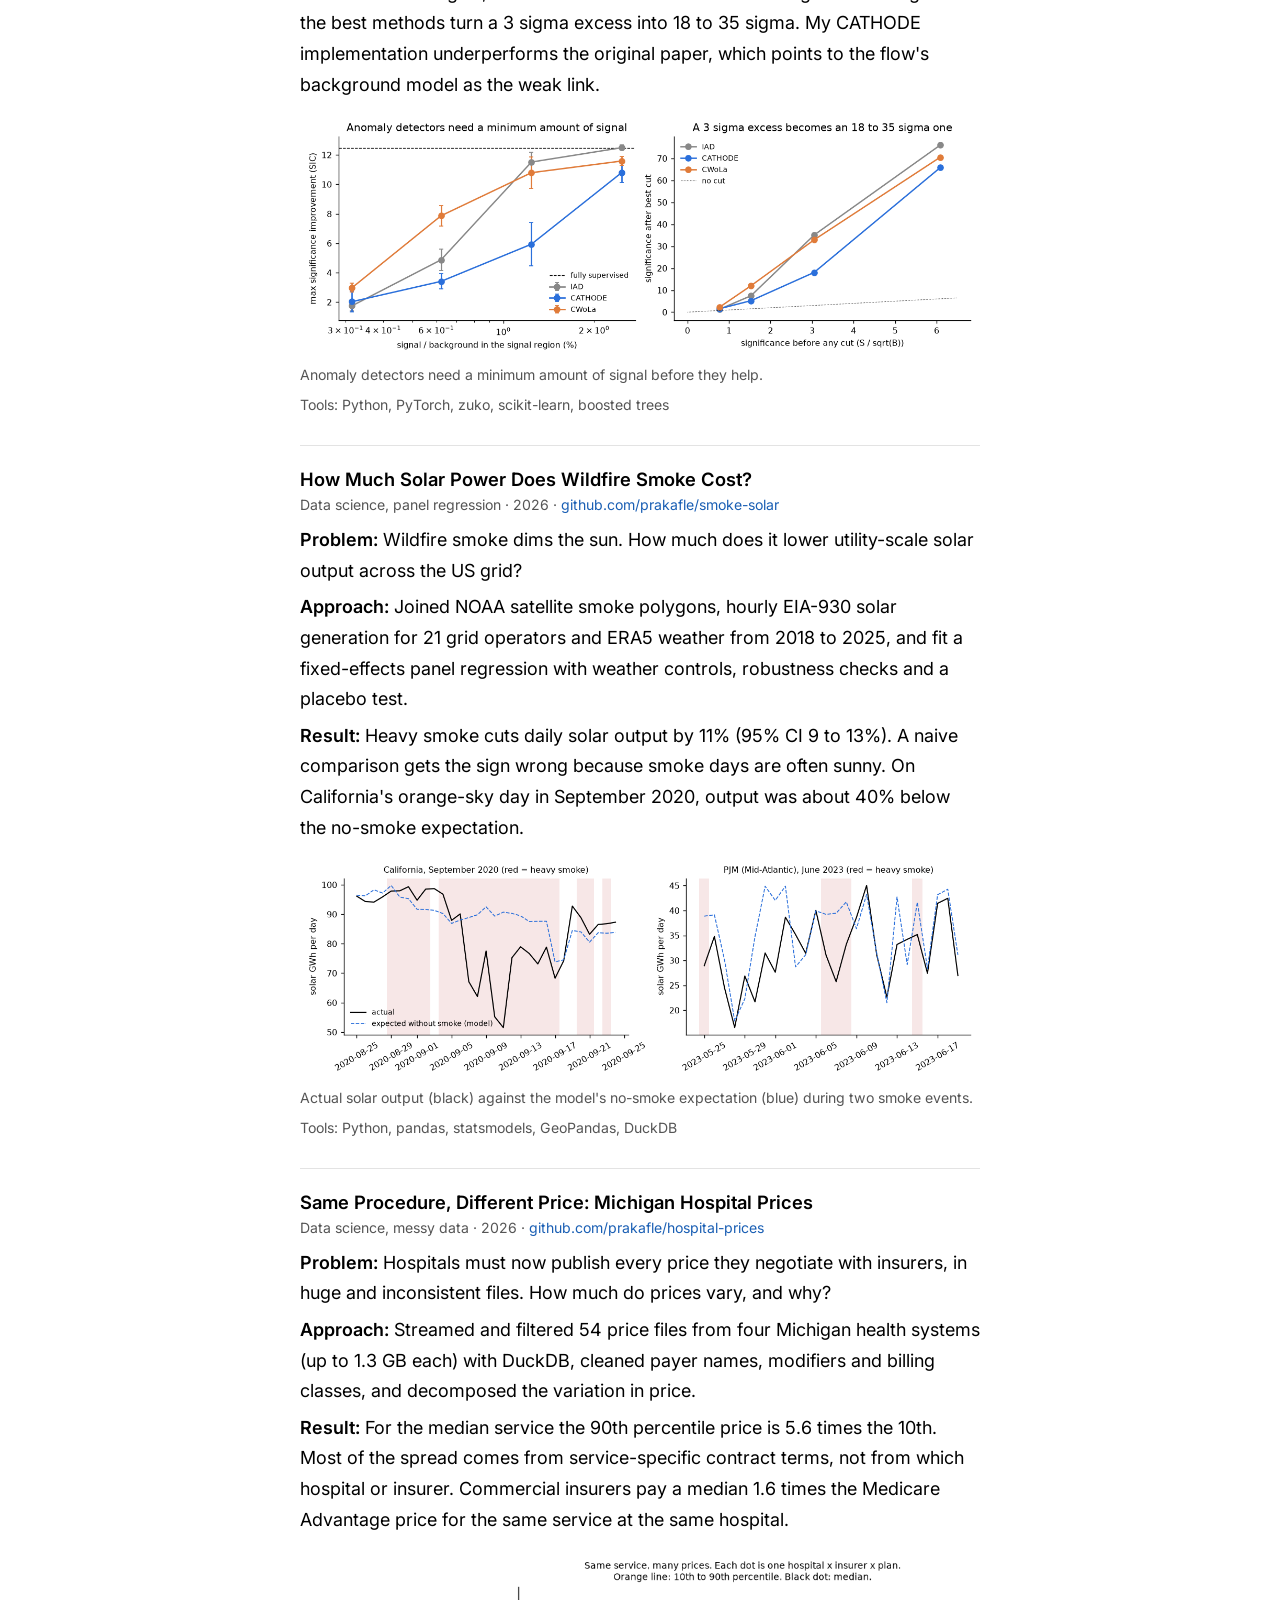
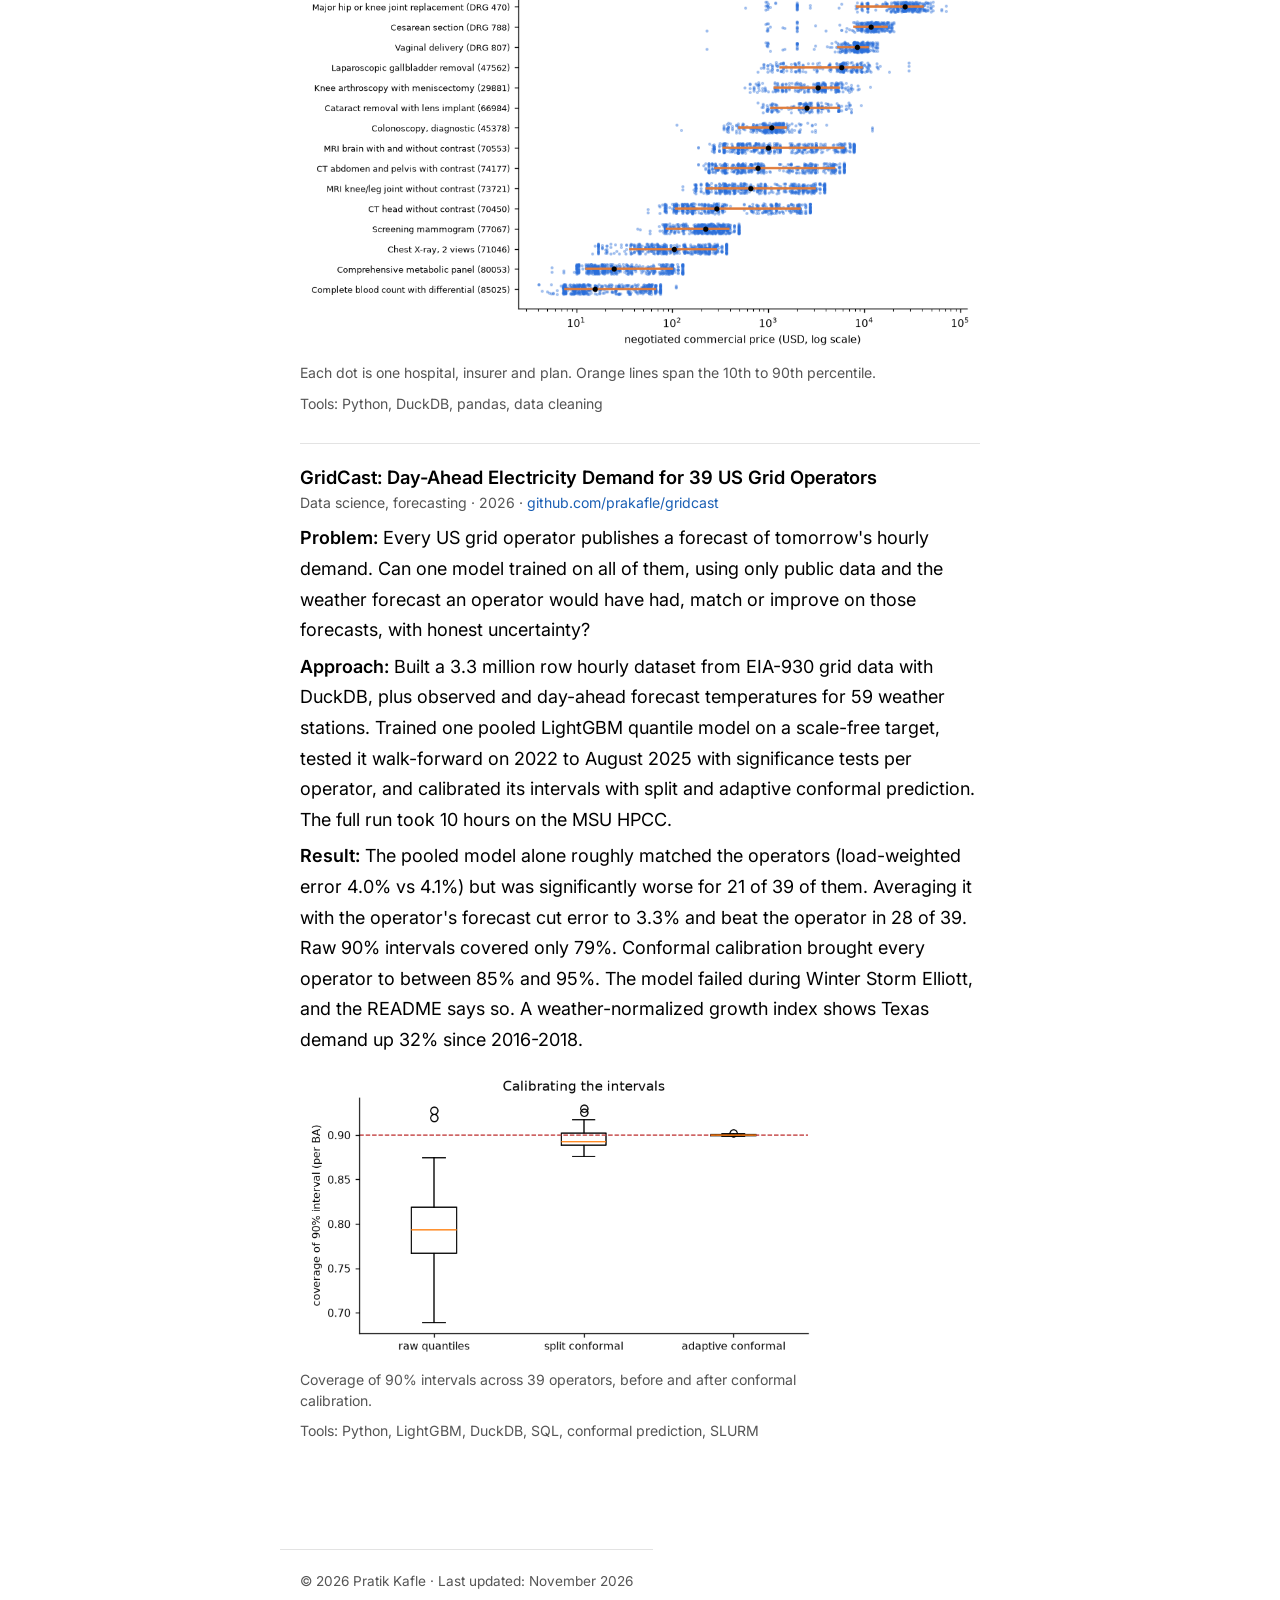
<file: ml.html>
<!DOCTYPE html>
<html lang="en">
<head>
  <meta charset="UTF-8">
  <meta name="viewport" content="width=device-width, initial-scale=1.0">
  <title>ML Projects | Pratik Kafle</title>
  <meta name="description" content="Machine learning and data science projects by Pratik Kafle: interpretability, deep learning on satellite images, simulation-based inference, anomaly detection, and public-data analyses. Code on GitHub.">
  <link rel="preconnect" href="https://fonts.googleapis.com">
  <link rel="preconnect" href="https://fonts.gstatic.com" crossorigin>
  <link href="https://fonts.googleapis.com/css2?family=Inter:wght@400;600&family=Source+Serif+4:wght@600&display=swap" rel="stylesheet">
  <link rel="stylesheet" href="style.css">
</head>
<body>
  <header>
    <div class="container">
      <a href="index.html" class="site-title">Pratik Kafle</a>
      <nav>
        <a href="index.html">About</a>
        <a href="background.html">Background</a>
        <a href="quant.html">Quant Projects</a>
        <a href="ml.html" class="active">ML Projects</a>
        <a href="research.html">Research</a>
        <a href="outreach.html">Outreach</a>
        <a href="connect.html">Connect</a>
      </nav>

  <main class="container">
    <h1>ML Projects</h1>
    <p class="tagline">Machine learning and data science projects built on public data. Code, results and figures for each are on <a href="https://github.com/prakafle">GitHub</a>.</p>

    <div>
      <article class="project">
        <h3>Grokking, Opened Up: How a Transformer Learns Modular Addition</h3>
        <div class="where">Deep learning, interpretability · 2026 · <a href="https://github.com/prakafle/grokking-interpretability">github.com/prakafle/grokking-interpretability</a></div>
        <p><strong>Problem:</strong> A small transformer trained on (a + b) mod 113 memorizes its training data in 200 steps but only generalizes thousands of steps later. What does it learn, and when?</p>
        <p><strong>Approach:</strong> Trained a one-layer transformer from scratch in PyTorch (23 runs in parallel on the MSU HPCC), then took it apart with Fourier analysis, linear probes, and causal ablations of embeddings and neurons.</p>
        <p><strong>Result:</strong> The network learns addition as rotation using 3 or 4 frequencies. Removing those 3 of 56 frequencies from the embedding drops test accuracy from 99.96% to 2.2%, while removing 3 random ones changes nothing. Progress measures show the general algorithm forming 1,350 to 2,650 steps before test accuracy jumps.</p>
        <figure class="wide">
          <img src="images/web/ml-grokking-progress.png" alt="Loss curves and progress measures during training: the restricted loss and probe R-squared improve before test accuracy jumps" loading="lazy">
          <figcaption>Hidden progress: the key-frequency algorithm (green) forms before test accuracy (orange) jumps.</figcaption>
        </figure>
        <p class="tools">Tools: Python, PyTorch, mechanistic interpretability, SLURM</p>
      </article>
      <article class="project">
        <h3>Solar Nowcasting from GOES-16 Satellite Images</h3>
        <div class="where">Deep learning, computer vision · 2026 · <a href="https://github.com/prakafle/solar-nowcast">github.com/prakafle/solar-nowcast</a></div>
        <p><strong>Problem:</strong> Clouds decide how much sunlight reaches a solar farm in the next few hours. Can a model watching satellite images forecast it better than ground sensors alone?</p>
        <p><strong>Approach:</strong> Read 128 km crops of GOES-16 visible imagery every 30 minutes for 2022 to 2024 straight from NOAA's AWS bucket, paired them with ground measurements at the NOAA SURFRAD Penn State station, and trained a CNN-GRU and a video transformer with quantile outputs on an L40S GPU.</p>
        <p><strong>Result:</strong> On the 2024 test year the satellite models cut error by 14 to 17% against persistence, about twice the gain of a gradient-boosting model that only sees ground data. The simpler CNN-GRU edged out the transformer, and 80% intervals covered 73 to 78%, slightly overconfident.</p>
        <figure class="wide">
          <img src="images/web/ml-nowcast-skill.png" alt="Forecast skill and interval coverage by horizon for three models" loading="lazy">
          <figcaption>Skill against persistence (left) and coverage of 80% intervals (right), 30 minutes to 4 hours ahead.</figcaption>
        </figure>
        <p class="tools">Tools: Python, PyTorch, CNN, transformer, LightGBM, pvlib, AWS open data</p>
      </article>
      <article class="project">
        <h3>Simulation-Based Inference with Normalizing Flows</h3>
        <div class="where">Deep learning, Bayesian inference · 2026 · <a href="https://github.com/prakafle/sbi-flows">github.com/prakafle/sbi-flows</a></div>
        <p><strong>Problem:</strong> Neural networks can return a full posterior in a fraction of a second, but are their error bars right?</p>
        <p><strong>Approach:</strong> Trained a CNN plus neural spline flow on fresh simulations of a gravitational-wave-like chirp in noise, then tested calibration, compared against nested sampling on the exact likelihood, and tested it on data with the wrong noise model.</p>
        <p><strong>Result:</strong> Well calibrated on average (90% intervals cover 90.9%) and about 300 times faster than nested sampling. With correlated noise it was never trained on, 90% intervals cover only 69%: calibration in-distribution says nothing about shifted data.</p>
        <figure class="wide">
          <img src="images/web/ml-sbi-coverage.png" alt="Coverage curves for white noise, red noise and glitches" loading="lazy">
          <figcaption>Coverage holds on data like the training data and breaks when the noise model is wrong.</figcaption>
        </figure>
        <p class="tools">Tools: Python, PyTorch, zuko, dynesty, simulation-based calibration</p>
      </article>
      <article class="project">
        <h3>Anomaly Detection on the LHC Olympics Dataset</h3>
        <div class="where">Machine learning, particle physics · 2026 · <a href="https://github.com/prakafle/lhco-anomaly">github.com/prakafle/lhco-anomaly</a></div>
        <p><strong>Problem:</strong> Can a search find a new particle without being told what it looks like?</p>
        <p><strong>Approach:</strong> Benchmarked weakly supervised (CWoLa) and normalizing-flow (CATHODE) anomaly detection against idealized and fully supervised references on 1.1 million simulated events, with signal injected at levels too small to see by eye.</p>
        <p><strong>Result:</strong> With no signal, no method invents one. Around 1% signal-to-background the best methods turn a 3 sigma excess into 18 to 35 sigma. My CATHODE implementation underperforms the original paper, which points to the flow's background model as the weak link.</p>
        <figure class="wide">
          <img src="images/web/ml-lhco-sic.png" alt="Significance improvement against signal fraction for each method" loading="lazy">
          <figcaption>Anomaly detectors need a minimum amount of signal before they help.</figcaption>
        </figure>
        <p class="tools">Tools: Python, PyTorch, zuko, scikit-learn, boosted trees</p>
      </article>
      <article class="project">
        <h3>How Much Solar Power Does Wildfire Smoke Cost?</h3>
        <div class="where">Data science, panel regression · 2026 · <a href="https://github.com/prakafle/smoke-solar">github.com/prakafle/smoke-solar</a></div>
        <p><strong>Problem:</strong> Wildfire smoke dims the sun. How much does it lower utility-scale solar output across the US grid?</p>
        <p><strong>Approach:</strong> Joined NOAA satellite smoke polygons, hourly EIA-930 solar generation for 21 grid operators and ERA5 weather from 2018 to 2025, and fit a fixed-effects panel regression with weather controls, robustness checks and a placebo test.</p>
        <p><strong>Result:</strong> Heavy smoke cuts daily solar output by 11% (95% CI 9 to 13%). A naive comparison gets the sign wrong because smoke days are often sunny. On California's orange-sky day in September 2020, output was about 40% below the no-smoke expectation.</p>
        <figure class="wide">
          <img src="images/web/ml-smoke-events.png" alt="Actual and expected solar output in California 2020 and PJM 2023 during smoke events" loading="lazy">
          <figcaption>Actual solar output (black) against the model's no-smoke expectation (blue) during two smoke events.</figcaption>
        </figure>
        <p class="tools">Tools: Python, pandas, statsmodels, GeoPandas, DuckDB</p>
      </article>
      <article class="project">
        <h3>Same Procedure, Different Price: Michigan Hospital Prices</h3>
        <div class="where">Data science, messy data · 2026 · <a href="https://github.com/prakafle/hospital-prices">github.com/prakafle/hospital-prices</a></div>
        <p><strong>Problem:</strong> Hospitals must now publish every price they negotiate with insurers, in huge and inconsistent files. How much do prices vary, and why?</p>
        <p><strong>Approach:</strong> Streamed and filtered 54 price files from four Michigan health systems (up to 1.3 GB each) with DuckDB, cleaned payer names, modifiers and billing classes, and decomposed the variation in price.</p>
        <p><strong>Result:</strong> For the median service the 90th percentile price is 5.6 times the 10th. Most of the spread comes from service-specific contract terms, not from which hospital or insurer. Commercial insurers pay a median 1.6 times the Medicare Advantage price for the same service at the same hospital.</p>
        <figure class="wide">
          <img src="images/web/ml-hospital-dispersion.png" alt="Negotiated commercial prices for 15 common services across hospitals and insurers" loading="lazy">
          <figcaption>Each dot is one hospital, insurer and plan. Orange lines span the 10th to 90th percentile.</figcaption>
        </figure>
        <p class="tools">Tools: Python, DuckDB, pandas, data cleaning</p>
      </article>
      <article class="project">
        <h3>GridCast: Day-Ahead Electricity Demand for 39 US Grid Operators</h3>
        <div class="where">Data science, forecasting · 2026 · <a href="https://github.com/prakafle/gridcast">github.com/prakafle/gridcast</a></div>
        <p><strong>Problem:</strong> Every US grid operator publishes a forecast of tomorrow's hourly demand. Can one model trained on all of them, using only public data and the weather forecast an operator would have had, match or improve on those forecasts, with honest uncertainty?</p>
        <p><strong>Approach:</strong> Built a 3.3 million row hourly dataset from EIA-930 grid data with DuckDB, plus observed and day-ahead forecast temperatures for 59 weather stations. Trained one pooled LightGBM quantile model on a scale-free target, tested it walk-forward on 2022 to August 2025 with significance tests per operator, and calibrated its intervals with split and adaptive conformal prediction. The full run took 10 hours on the MSU HPCC.</p>
        <p><strong>Result:</strong> The pooled model alone roughly matched the operators (load-weighted error 4.0% vs 4.1%) but was significantly worse for 21 of 39 of them. Averaging it with the operator's forecast cut error to 3.3% and beat the operator in 28 of 39. Raw 90% intervals covered only 79%. Conformal calibration brought every operator to between 85% and 95%. The model failed during Winter Storm Elliott, and the README says so. A weather-normalized growth index shows Texas demand up 32% since 2016-2018.</p>
        <figure>
          <img src="images/web/ml-gridcast-coverage.png" alt="Coverage of 90 percent intervals per grid operator for raw quantiles, split conformal and adaptive conformal" loading="lazy">
          <figcaption>Coverage of 90% intervals across 39 operators, before and after conformal calibration.</figcaption>
        </figure>
        <p class="tools">Tools: Python, LightGBM, DuckDB, SQL, conformal prediction, SLURM</p>
      </article>
    </div>
  </main>

  <footer>
    <div class="container">
      &copy; 2026 Pratik Kafle &middot; Last updated: November 2026
    </div>
  </footer>
</body>
</html>
</file>
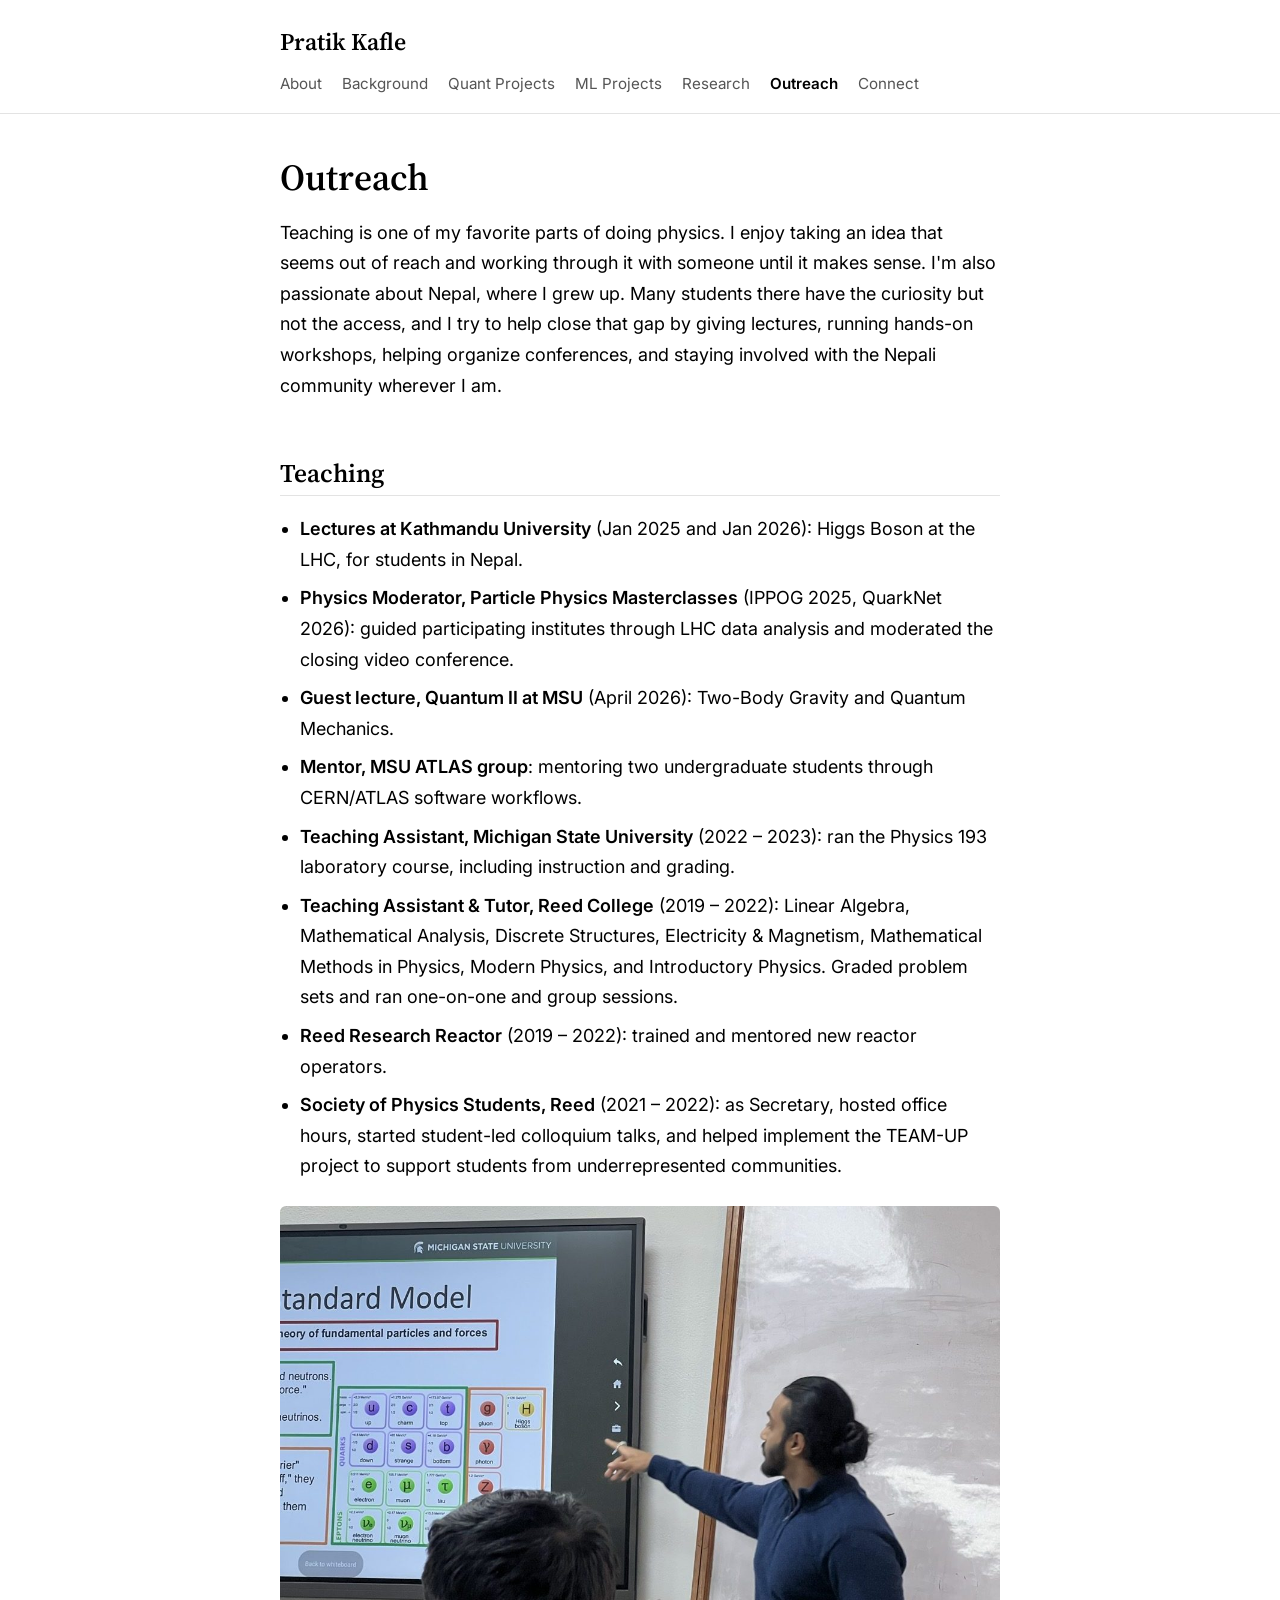
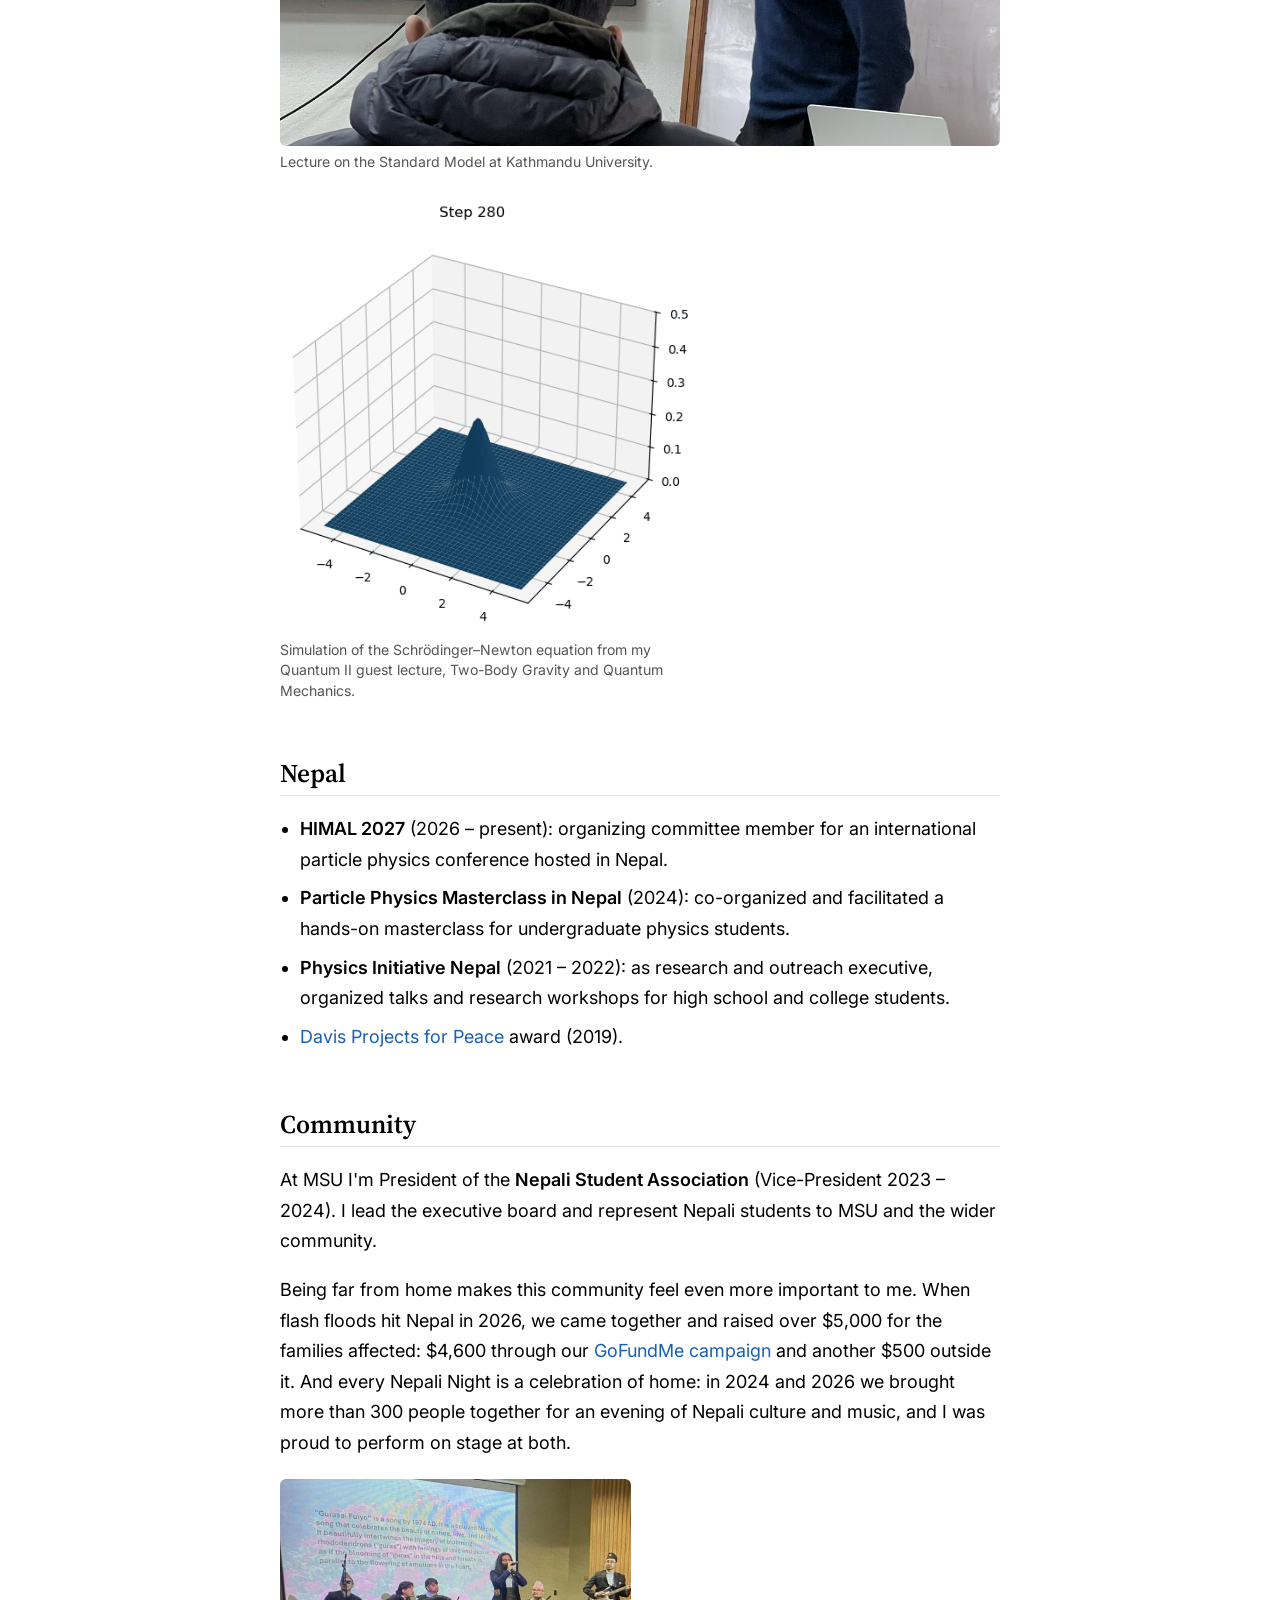
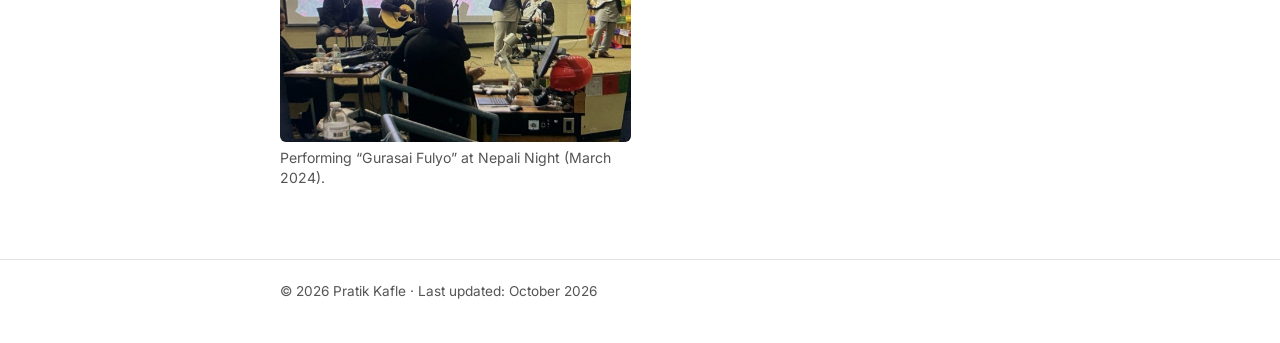
<file: outreach.html>
<!DOCTYPE html>
<html lang="en">
<head>
  <meta charset="UTF-8">
  <meta name="viewport" content="width=device-width, initial-scale=1.0">
  <title>Outreach | Pratik Kafle</title>
  <meta name="description" content="Pratik Kafle: teaching, science outreach in Nepal, and community work.">
  <link rel="preconnect" href="https://fonts.googleapis.com">
  <link rel="preconnect" href="https://fonts.gstatic.com" crossorigin>
  <link href="https://fonts.googleapis.com/css2?family=Inter:wght@400;600&family=Source+Serif+4:wght@600&display=swap" rel="stylesheet">
  <link rel="stylesheet" href="style.css">
</head>
<body>
  <header>
    <div class="container">
      <a href="index.html" class="site-title">Pratik Kafle</a>
      <nav>
        <a href="index.html">About</a>
        <a href="background.html">Background</a>
        <a href="quant.html">Quant Projects</a>
        <a href="ml.html">ML Projects</a>
        <a href="research.html">Research</a>
        <a href="outreach.html" class="active">Outreach</a>
        <a href="connect.html">Connect</a>
      </nav>
    </div>
  </header>

  <main class="container">
    <h1>Outreach</h1>
    <p>
      Teaching is one of my favorite parts of doing physics. I enjoy taking an idea that seems
      out of reach and working through it with someone until it makes sense. I'm also
      passionate about Nepal, where I grew up. Many students there have the curiosity but not
      the access, and I try to help close that gap by giving lectures, running hands-on
      workshops, helping organize conferences, and staying involved with the Nepali community
      wherever I am.
    </p>

    <h2>Teaching</h2>
    <ul class="plain">
      <li><strong>Lectures at Kathmandu University</strong> (Jan 2025 and Jan 2026): Higgs Boson
        at the LHC, for students in Nepal.</li>
      <li><strong>Physics Moderator, Particle Physics Masterclasses</strong> (IPPOG 2025,
        QuarkNet 2026): guided participating institutes through LHC data analysis and moderated
        the closing video conference.</li>
      <li><strong>Guest lecture, Quantum II at MSU</strong> (April 2026): Two-Body Gravity and
        Quantum Mechanics.</li>
      <li><strong>Mentor, MSU ATLAS group</strong>: mentoring two undergraduate students through
        CERN/ATLAS software workflows.</li>
      <li><strong>Teaching Assistant, Michigan State University</strong> (2022 – 2023): ran the
        Physics 193 laboratory course, including instruction and grading.</li>
      <li><strong>Teaching Assistant &amp; Tutor, Reed College</strong> (2019 – 2022): Linear
        Algebra, Mathematical Analysis, Discrete Structures, Electricity &amp; Magnetism,
        Mathematical Methods in Physics, Modern Physics, and Introductory Physics. Graded
        problem sets and ran one-on-one and group sessions.</li>
      <li><strong>Reed Research Reactor</strong> (2019 – 2022): trained and mentored new reactor operators.</li>
      <li><strong>Society of Physics Students, Reed</strong> (2021 – 2022): as Secretary, hosted
        office hours, started student-led colloquium talks, and helped implement the TEAM-UP
        project to support students from underrepresented communities.</li>
    </ul>
    <figure class="photo-wide">
      <img src="images/web/outreach-talk.jpg" width="1200" height="900" loading="lazy"
           alt="Pratik presenting a slide on the Standard Model to students">
      <figcaption>Lecture on the Standard Model at Kathmandu University.</figcaption>
    </figure>
    <figure class="photo-sim">
      <img src="images/web/gravity-sim.gif" width="480" height="500" loading="lazy"
           alt="Animated 3D surface plot of a probability density evolving over time steps">
      <figcaption>Simulation of the Schr&ouml;dinger&ndash;Newton equation from my Quantum II guest
        lecture, Two-Body Gravity and Quantum Mechanics.</figcaption>
    </figure>

    <h2>Nepal</h2>
    <ul class="plain">
      <li><strong>HIMAL 2027</strong> (2026 – present): organizing committee member for an
        international particle physics conference hosted in Nepal.</li>
      <li><strong>Particle Physics Masterclass in Nepal</strong> (2024): co-organized and
        facilitated a hands-on masterclass for undergraduate physics students.</li>
      <li><strong>Physics Initiative Nepal</strong> (2021 – 2022): as research and outreach
        executive, organized talks and research workshops for high school and college
        students.</li>
      <li><a href="https://www.davisprojectsforpeace.org/media/view/7230">Davis Projects for
        Peace</a> award (2019).</li>
    </ul>

    <h2>Community</h2>
    <p>
      At MSU I'm President of the <strong>Nepali Student Association</strong> (Vice-President
      2023 – 2024). I lead the executive board and represent Nepali students to MSU and the
      wider community.
    </p>
    <p>
      Being far from home makes this community feel even more important to me. When flash
      floods hit Nepal in 2026, we came together and raised over $5,000 for the families affected:
      $4,600 through our
      <a href="https://www.gofundme.com/f/nepal-flood-relief-support-flash-flood-victims">GoFundMe
      campaign</a> and another $500 outside it. And every Nepali Night is a celebration of home: in 2024 and 2026 we brought
      more than 300 people together for an evening of Nepali culture and music, and I was proud
      to perform on stage at both.
    </p>
    <div class="gallery">
    <figure>
      <img src="images/web/nepali-night-2024.jpg" width="1200" height="900" loading="lazy"
           alt="Pratik singing lead vocals with a band performing Gurasai Fulyo on stage">
      <figcaption>Performing &ldquo;Gurasai Fulyo&rdquo; at Nepali Night (March 2024).</figcaption>
    </figure>
    </div>
  </main>

  <footer>
    <div class="container">
      &copy; 2026 Pratik Kafle &middot; Last updated: October 2026
    </div>
  </footer>
</body>
</html>
</file>
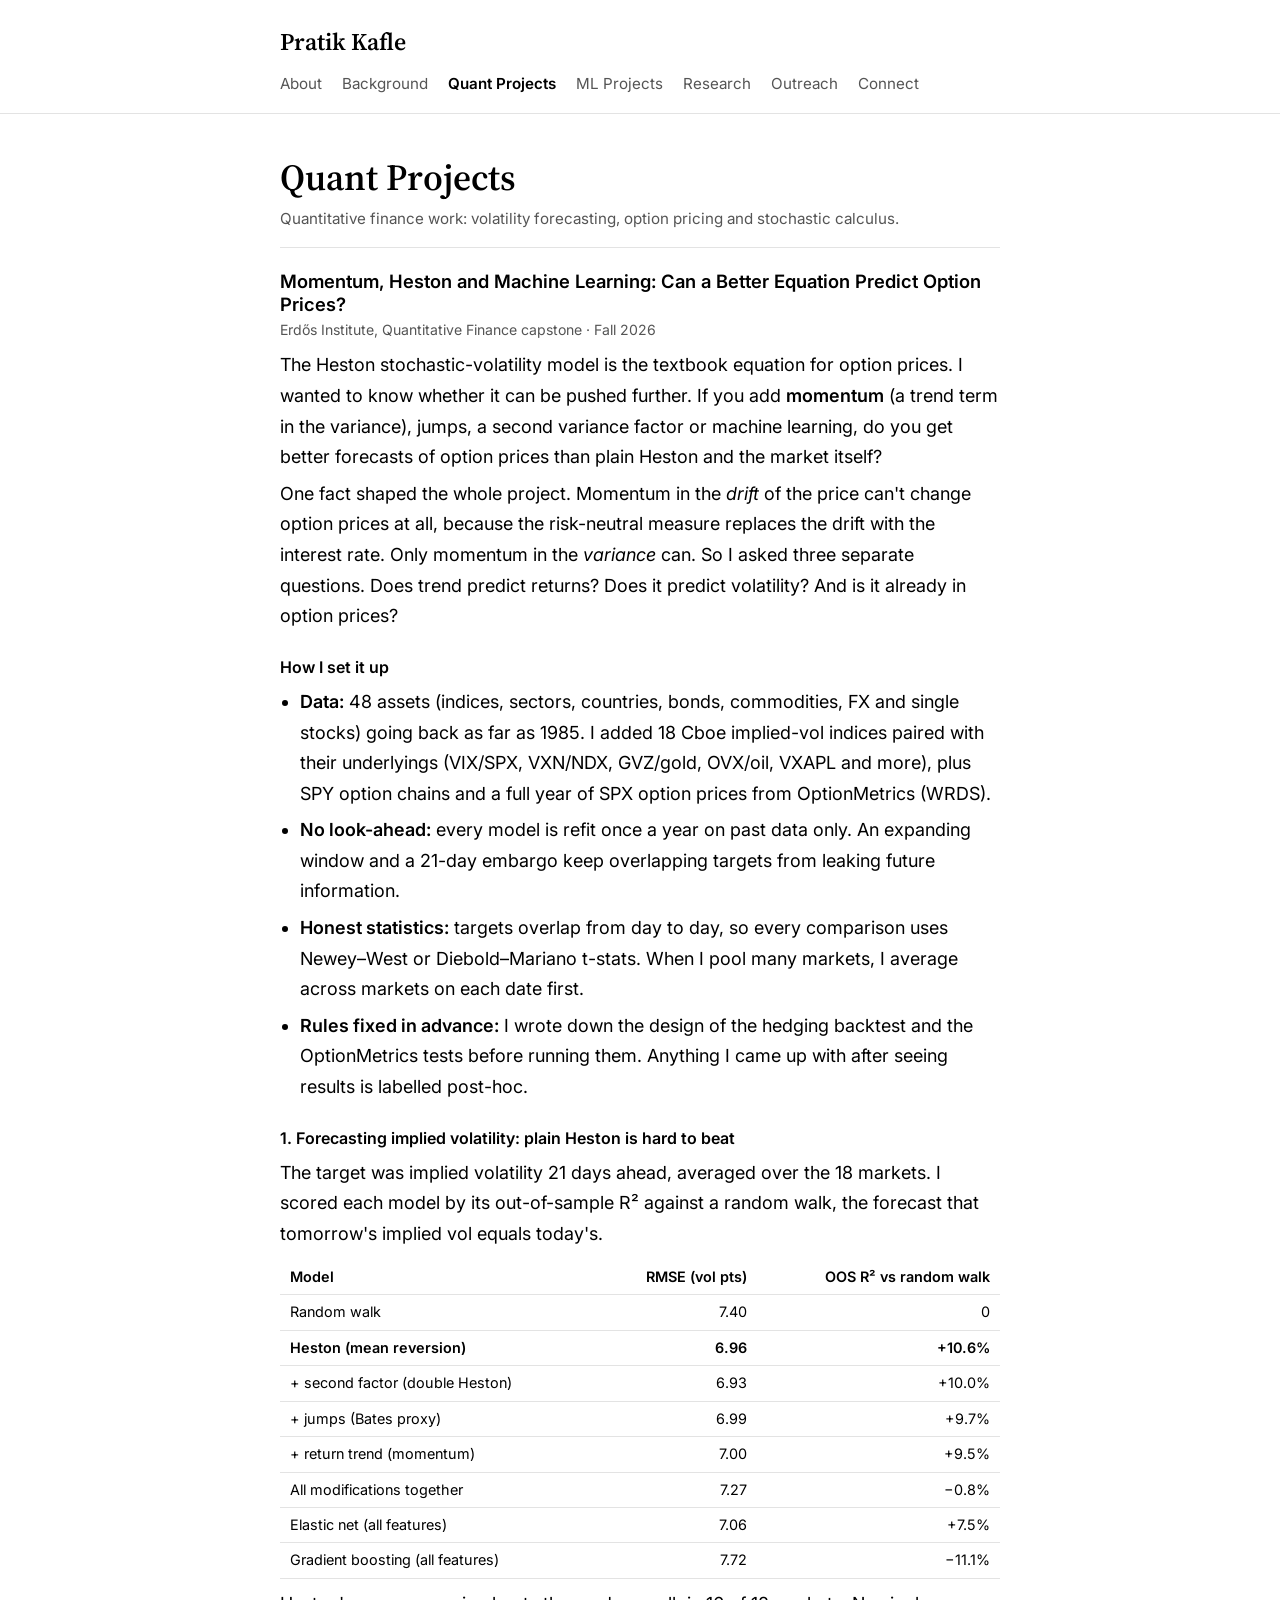
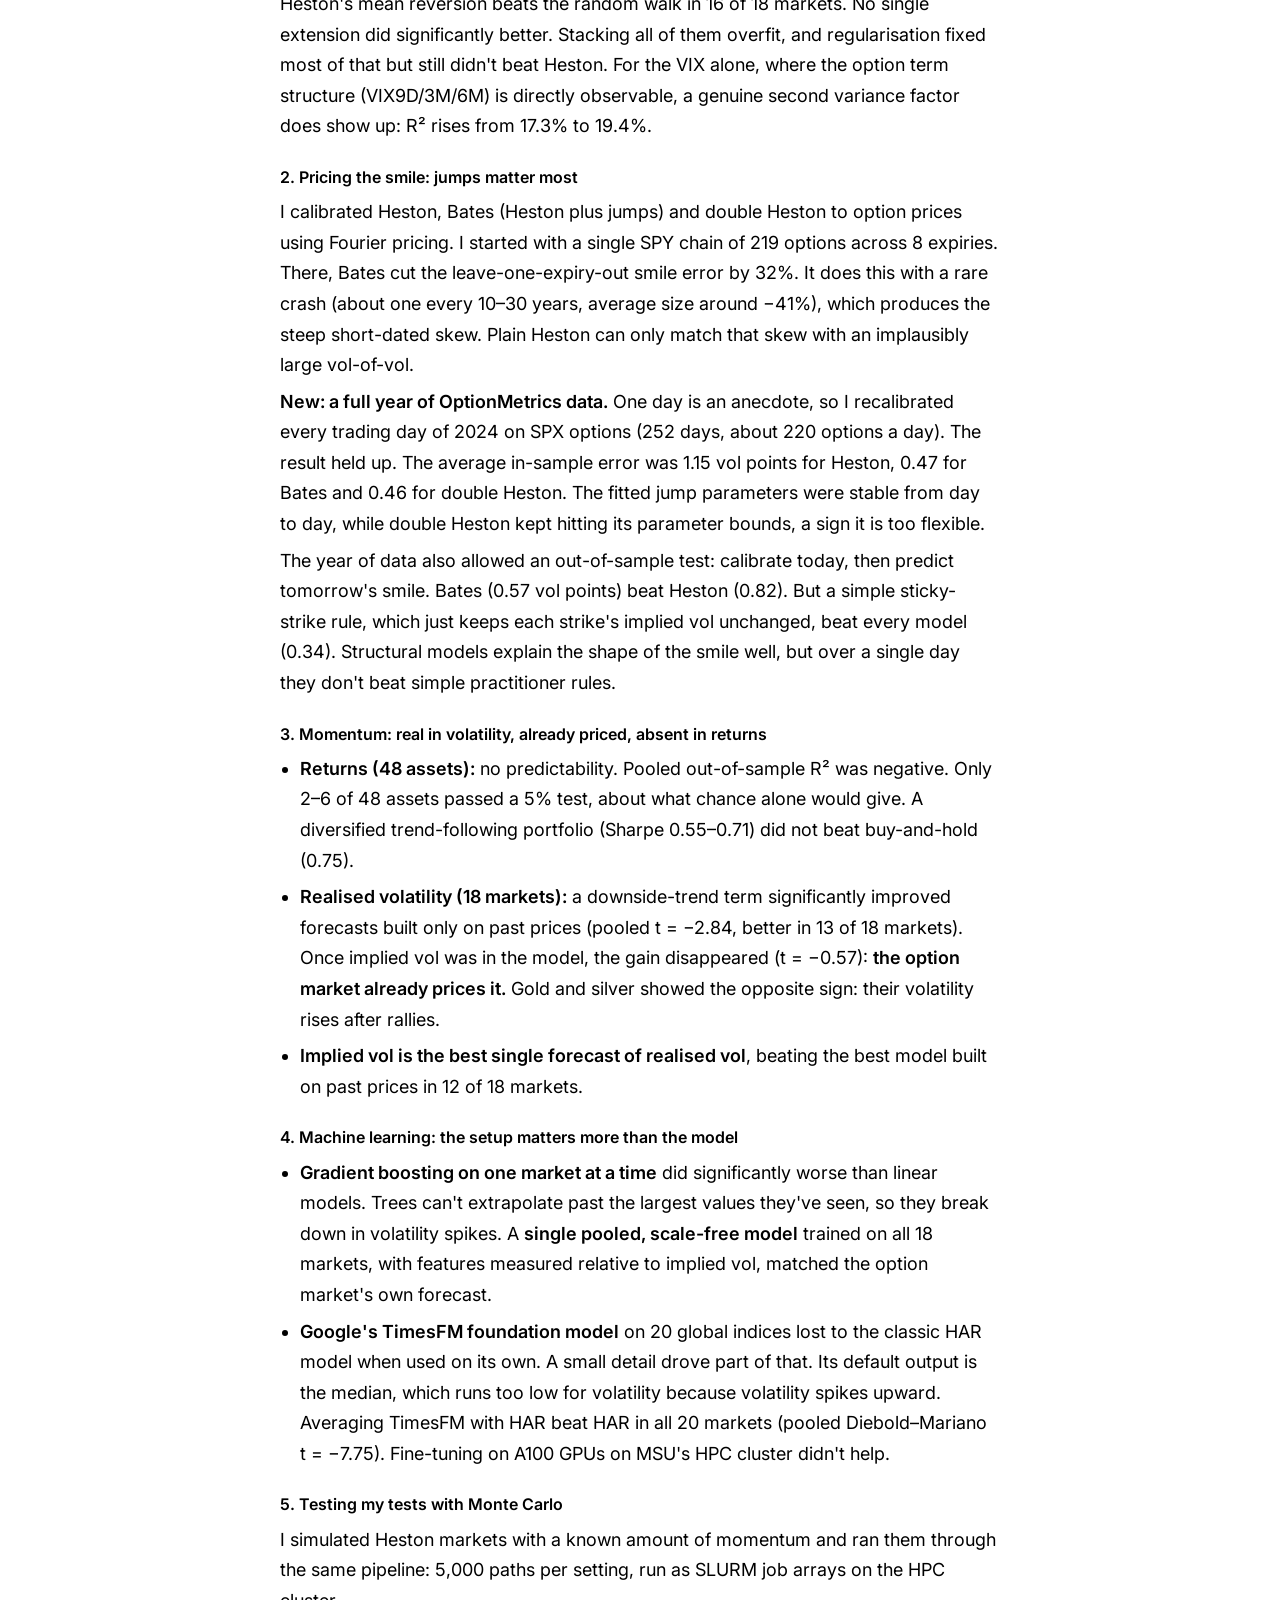
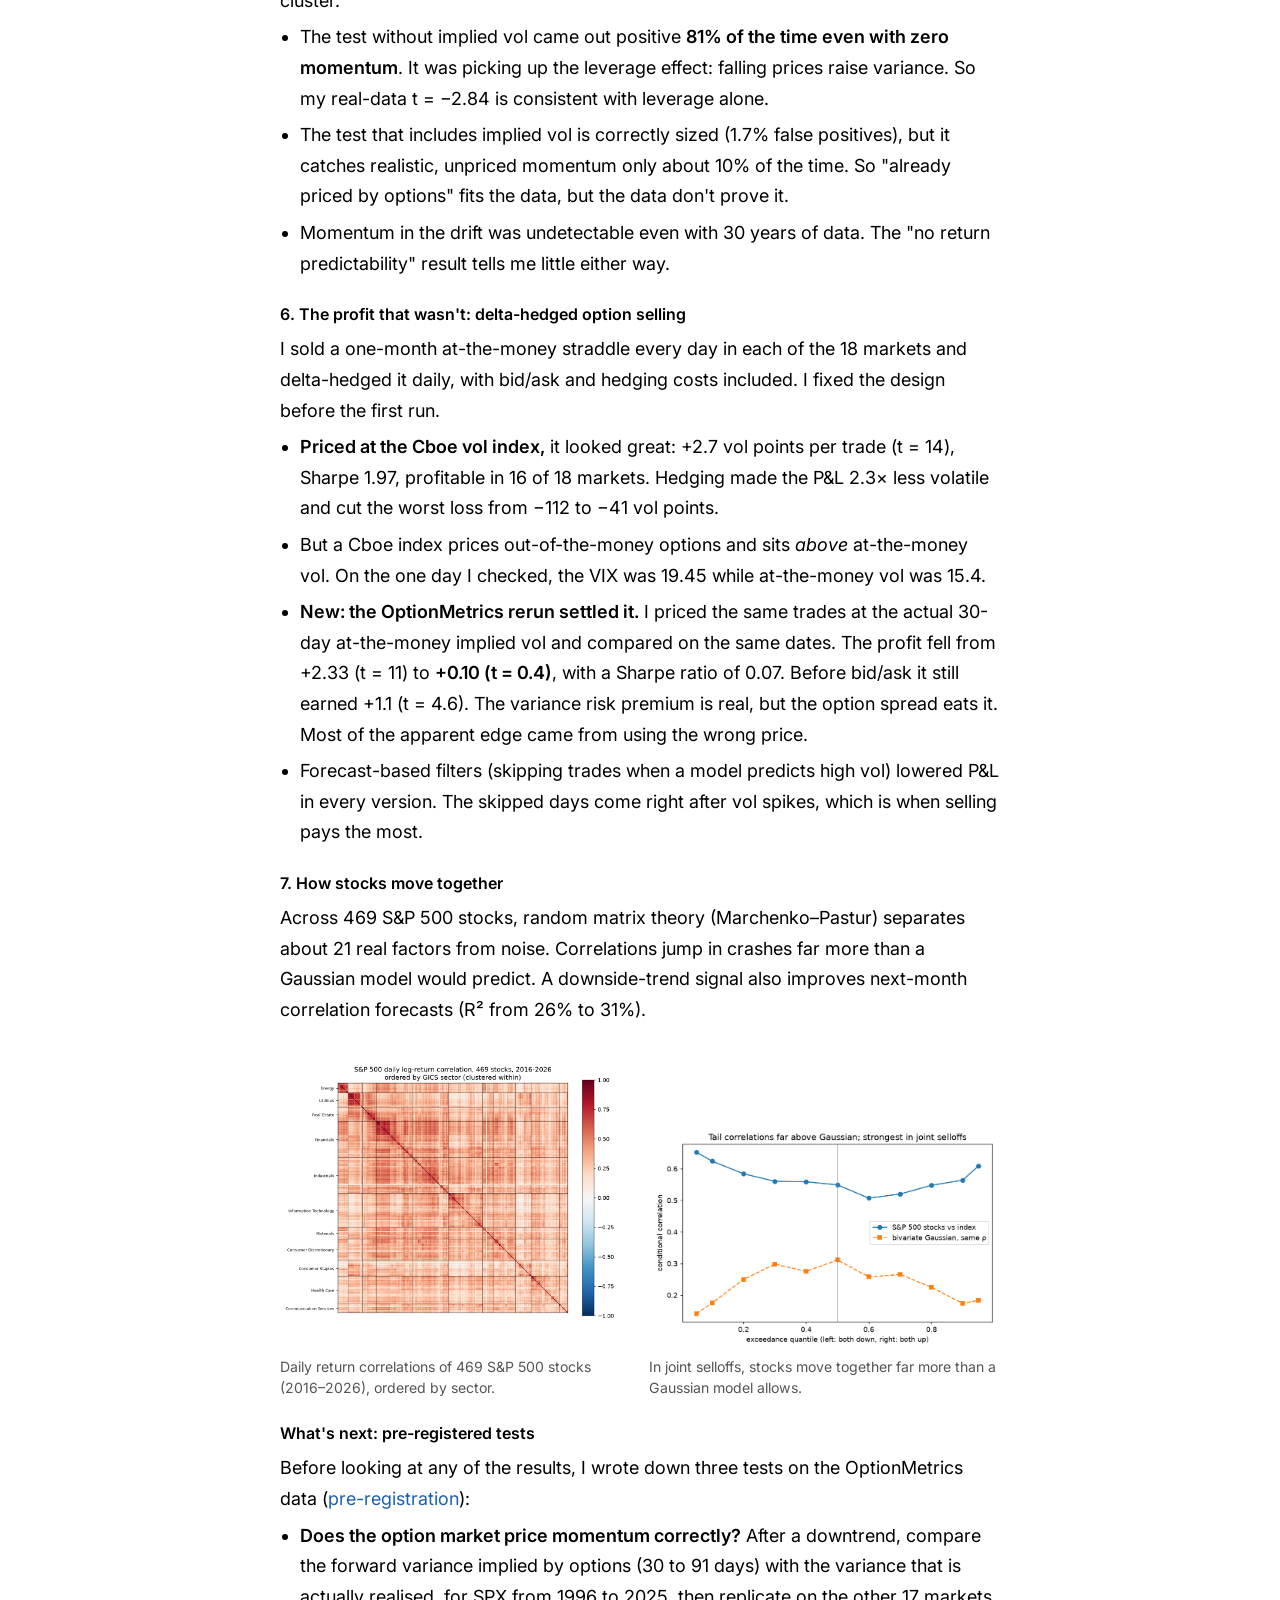
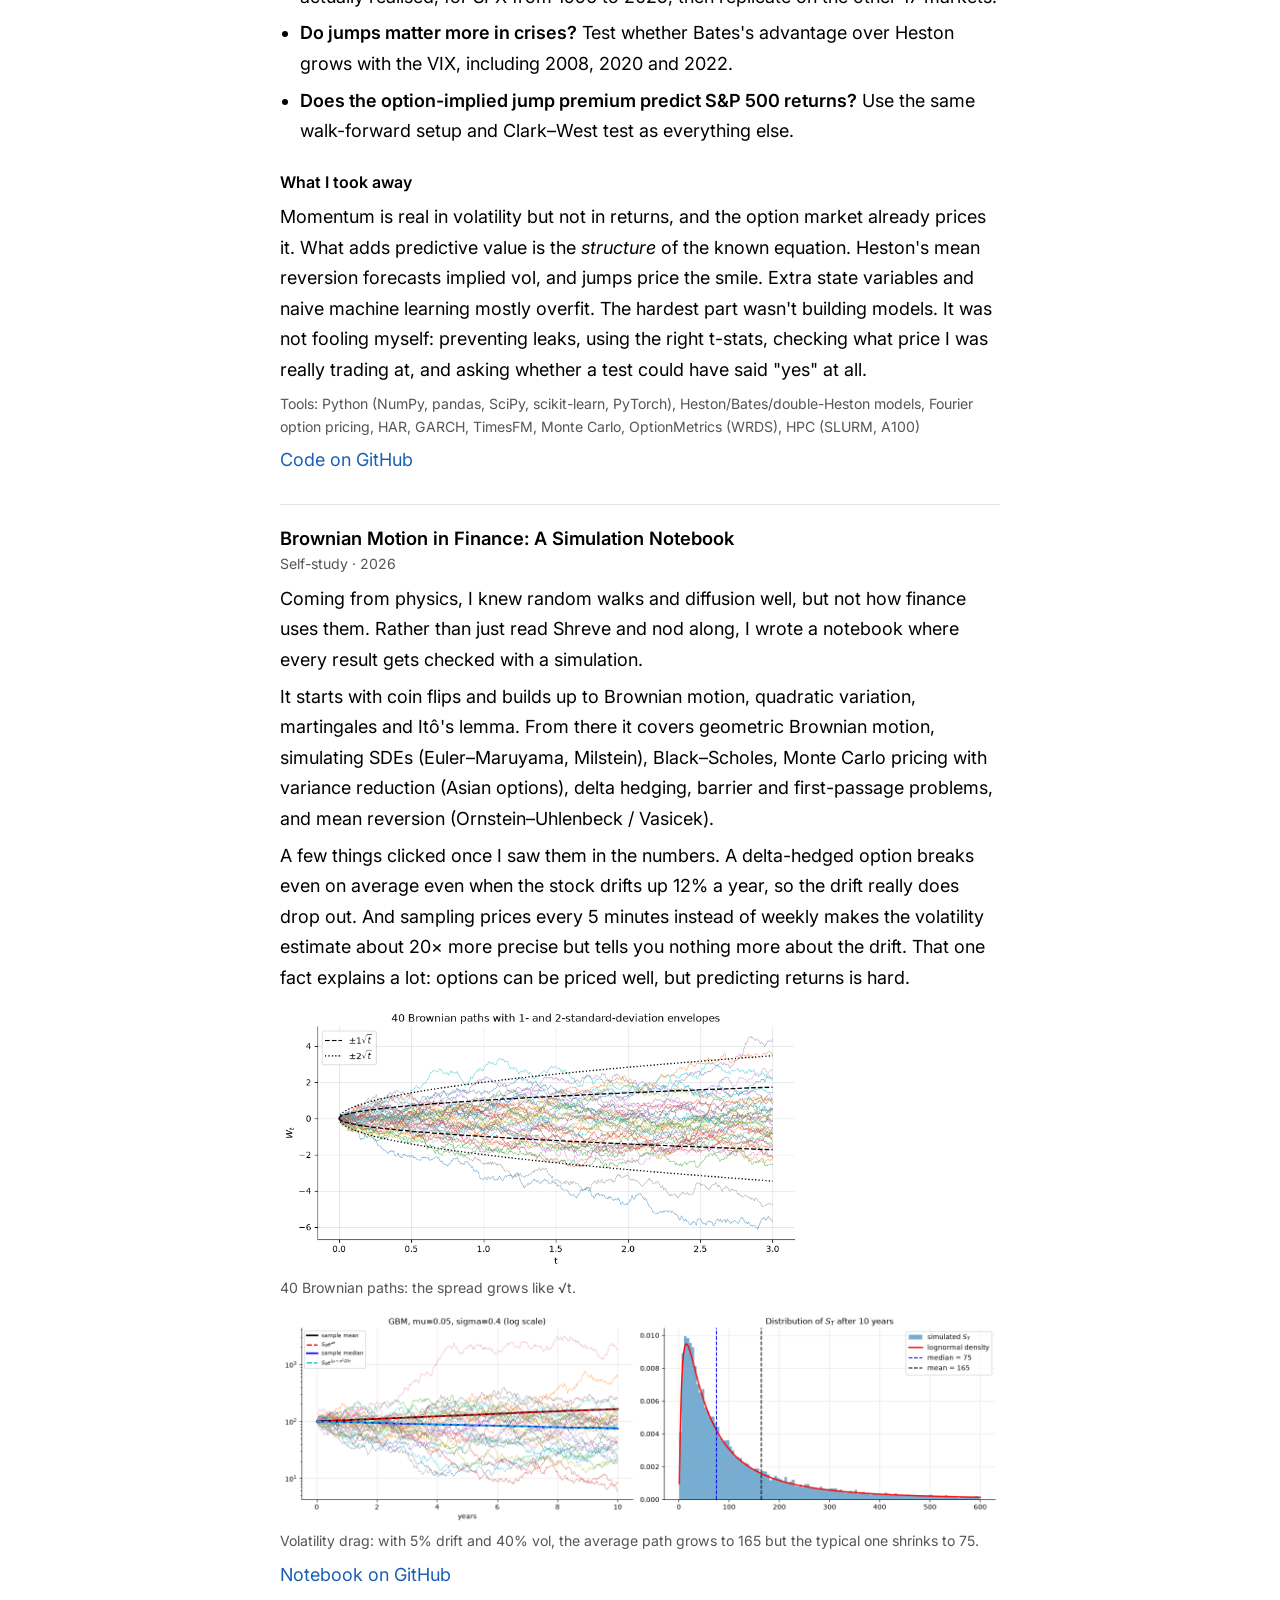
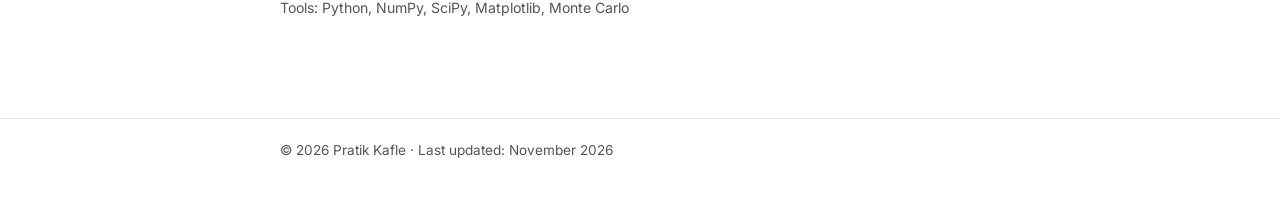
<file: quant.html>
<!DOCTYPE html>
<html lang="en">
<head>
  <meta charset="UTF-8">
  <meta name="viewport" content="width=device-width, initial-scale=1.0">
  <title>Quant Projects | Pratik Kafle</title>
  <meta name="description" content="Pratik Kafle: Physics Ph.D. candidate at Michigan State University (ATLAS, CERN) seeking quantitative research roles. Statistics, Monte Carlo, machine learning, C++ and Python.">
  <link rel="preconnect" href="https://fonts.googleapis.com">
  <link rel="preconnect" href="https://fonts.gstatic.com" crossorigin>
  <link href="https://fonts.googleapis.com/css2?family=Inter:wght@400;600&family=Source+Serif+4:wght@600&display=swap" rel="stylesheet">
  <link rel="stylesheet" href="style.css">
</head>
<body>
  <header>
    <div class="container">
      <a href="index.html" class="site-title">Pratik Kafle</a>
      <nav>
        <a href="index.html">About</a>
        <a href="background.html">Background</a>
        <a href="quant.html" class="active">Quant Projects</a>
        <a href="ml.html">ML Projects</a>
        <a href="research.html">Research</a>
        <a href="outreach.html">Outreach</a>
        <a href="connect.html">Connect</a>
      </nav>
    </div>
  </header>

  <main class="container">
    <h1>Quant Projects</h1>
    <p class="tagline">Quantitative finance work: volatility forecasting, option pricing and stochastic calculus.</p>

    <div>
      <article class="project">
        <h3>Momentum, Heston and Machine Learning: Can a Better Equation Predict Option Prices?</h3>
        <div class="where">Erd&#337;s Institute, Quantitative Finance capstone · Fall 2026</div>
        <p>The Heston stochastic-volatility model is the textbook equation for option prices. I wanted to know whether it can be pushed further. If you add <strong>momentum</strong> (a trend term in the variance), jumps, a second variance factor or machine learning, do you get better forecasts of option prices than plain Heston and the market itself?</p>
        <p>One fact shaped the whole project. Momentum in the <em>drift</em> of the price can't change option prices at all, because the risk-neutral measure replaces the drift with the interest rate. Only momentum in the <em>variance</em> can. So I asked three separate questions. Does trend predict returns? Does it predict volatility? And is it already in option prices?</p>

        <h4>How I set it up</h4>
        <ul>
          <li><strong>Data:</strong> 48 assets (indices, sectors, countries, bonds, commodities, FX and single stocks) going back as far as 1985. I added 18 Cboe implied-vol indices paired with their underlyings (VIX/SPX, VXN/NDX, GVZ/gold, OVX/oil, VXAPL and more), plus SPY option chains and a full year of SPX option prices from OptionMetrics (WRDS).</li>
          <li><strong>No look-ahead:</strong> every model is refit once a year on past data only. An expanding window and a 21-day embargo keep overlapping targets from leaking future information.</li>
          <li><strong>Honest statistics:</strong> targets overlap from day to day, so every comparison uses Newey&ndash;West or Diebold&ndash;Mariano t-stats. When I pool many markets, I average across markets on each date first.</li>
          <li><strong>Rules fixed in advance:</strong> I wrote down the design of the hedging backtest and the OptionMetrics tests before running them. Anything I came up with after seeing results is labelled post-hoc.</li>
        </ul>

        <h4>1. Forecasting implied volatility: plain Heston is hard to beat</h4>
        <p>The target was implied volatility 21 days ahead, averaged over the 18 markets. I scored each model by its out-of-sample R&sup2; against a random walk, the forecast that tomorrow's implied vol equals today's.</p>
        <div class="table-wrap">
        <table>
          <thead><tr><th>Model</th><th>RMSE (vol pts)</th><th>OOS R&sup2; vs random walk</th></tr></thead>
          <tbody>
            <tr><td>Random walk</td><td>7.40</td><td>0</td></tr>
            <tr><td><strong>Heston (mean reversion)</strong></td><td><strong>6.96</strong></td><td><strong>+10.6%</strong></td></tr>
            <tr><td>+ second factor (double Heston)</td><td>6.93</td><td>+10.0%</td></tr>
            <tr><td>+ jumps (Bates proxy)</td><td>6.99</td><td>+9.7%</td></tr>
            <tr><td>+ return trend (momentum)</td><td>7.00</td><td>+9.5%</td></tr>
            <tr><td>All modifications together</td><td>7.27</td><td>&minus;0.8%</td></tr>
            <tr><td>Elastic net (all features)</td><td>7.06</td><td>+7.5%</td></tr>
            <tr><td>Gradient boosting (all features)</td><td>7.72</td><td>&minus;11.1%</td></tr>
          </tbody>
        </table>
        </div>
        <p>Heston's mean reversion beats the random walk in 16 of 18 markets. No single extension did significantly better. Stacking all of them overfit, and regularisation fixed most of that but still didn't beat Heston. For the VIX alone, where the option term structure (VIX9D/3M/6M) is directly observable, a genuine second variance factor does show up: R&sup2; rises from 17.3% to 19.4%.</p>

        <h4>2. Pricing the smile: jumps matter most</h4>
        <p>I calibrated Heston, Bates (Heston plus jumps) and double Heston to option prices using Fourier pricing. I started with a single SPY chain of 219 options across 8 expiries. There, Bates cut the leave-one-expiry-out smile error by 32%. It does this with a rare crash (about one every 10&ndash;30 years, average size around &minus;41%), which produces the steep short-dated skew. Plain Heston can only match that skew with an implausibly large vol-of-vol.</p>
        <p><strong>New: a full year of OptionMetrics data.</strong> One day is an anecdote, so I recalibrated every trading day of 2024 on SPX options (252 days, about 220 options a day). The result held up. The average in-sample error was 1.15 vol points for Heston, 0.47 for Bates and 0.46 for double Heston. The fitted jump parameters were stable from day to day, while double Heston kept hitting its parameter bounds, a sign it is too flexible.</p>
        <p>The year of data also allowed an out-of-sample test: calibrate today, then predict tomorrow's smile. Bates (0.57 vol points) beat Heston (0.82). But a simple sticky-strike rule, which just keeps each strike's implied vol unchanged, beat every model (0.34). Structural models explain the shape of the smile well, but over a single day they don't beat simple practitioner rules.</p>

        <h4>3. Momentum: real in volatility, already priced, absent in returns</h4>
        <ul>
          <li><strong>Returns (48 assets):</strong> no predictability. Pooled out-of-sample R&sup2; was negative. Only 2&ndash;6 of 48 assets passed a 5% test, about what chance alone would give. A diversified trend-following portfolio (Sharpe 0.55&ndash;0.71) did not beat buy-and-hold (0.75).</li>
          <li><strong>Realised volatility (18 markets):</strong> a downside-trend term significantly improved forecasts built only on past prices (pooled t&nbsp;=&nbsp;&minus;2.84, better in 13 of 18 markets). Once implied vol was in the model, the gain disappeared (t&nbsp;=&nbsp;&minus;0.57): <strong>the option market already prices it.</strong> Gold and silver showed the opposite sign: their volatility rises after rallies.</li>
          <li><strong>Implied vol is the best single forecast of realised vol</strong>, beating the best model built on past prices in 12 of 18 markets.</li>
        </ul>

        <h4>4. Machine learning: the setup matters more than the model</h4>
        <ul>
          <li><strong>Gradient boosting on one market at a time</strong> did significantly worse than linear models. Trees can't extrapolate past the largest values they've seen, so they break down in volatility spikes. A <strong>single pooled, scale-free model</strong> trained on all 18 markets, with features measured relative to implied vol, matched the option market's own forecast.</li>
          <li><strong>Google's TimesFM foundation model</strong> on 20 global indices lost to the classic HAR model when used on its own. A small detail drove part of that. Its default output is the median, which runs too low for volatility because volatility spikes upward. Averaging TimesFM with HAR beat HAR in all 20 markets (pooled Diebold&ndash;Mariano t&nbsp;=&nbsp;&minus;7.75). Fine-tuning on A100 GPUs on MSU's HPC cluster didn't help.</li>
        </ul>

        <h4>5. Testing my tests with Monte Carlo</h4>
        <p>I simulated Heston markets with a known amount of momentum and ran them through the same pipeline: 5,000 paths per setting, run as SLURM job arrays on the HPC cluster.</p>
        <ul>
          <li>The test without implied vol came out positive <strong>81% of the time even with zero momentum</strong>. It was picking up the leverage effect: falling prices raise variance. So my real-data t&nbsp;=&nbsp;&minus;2.84 is consistent with leverage alone.</li>
          <li>The test that includes implied vol is correctly sized (1.7% false positives), but it catches realistic, unpriced momentum only about 10% of the time. So "already priced by options" fits the data, but the data don't prove it.</li>
          <li>Momentum in the drift was undetectable even with 30 years of data. The "no return predictability" result tells me little either way.</li>
        </ul>

        <h4>6. The profit that wasn't: delta-hedged option selling</h4>
        <p>I sold a one-month at-the-money straddle every day in each of the 18 markets and delta-hedged it daily, with bid/ask and hedging costs included. I fixed the design before the first run.</p>
        <ul>
          <li><strong>Priced at the Cboe vol index,</strong> it looked great: +2.7 vol points per trade (t&nbsp;=&nbsp;14), Sharpe 1.97, profitable in 16 of 18 markets. Hedging made the P&amp;L 2.3&times; less volatile and cut the worst loss from &minus;112 to &minus;41 vol points.</li>
          <li>But a Cboe index prices out-of-the-money options and sits <em>above</em> at-the-money vol. On the one day I checked, the VIX was 19.45 while at-the-money vol was 15.4.</li>
          <li><strong>New: the OptionMetrics rerun settled it.</strong> I priced the same trades at the actual 30-day at-the-money implied vol and compared on the same dates. The profit fell from +2.33 (t&nbsp;=&nbsp;11) to <strong>+0.10 (t&nbsp;=&nbsp;0.4)</strong>, with a Sharpe ratio of 0.07. Before bid/ask it still earned +1.1 (t&nbsp;=&nbsp;4.6). The variance risk premium is real, but the option spread eats it. Most of the apparent edge came from using the wrong price.</li>
          <li>Forecast-based filters (skipping trades when a model predicts high vol) lowered P&amp;L in every version. The skipped days come right after vol spikes, which is when selling pays the most.</li>
        </ul>

        <h4>7. How stocks move together</h4>
        <p>Across 469 S&amp;P&nbsp;500 stocks, random matrix theory (Marchenko&ndash;Pastur) separates about 21 real factors from noise. Correlations jump in crashes far more than a Gaussian model would predict. A downside-trend signal also improves next-month correlation forecasts (R&sup2; from 26% to 31%).</p>
        <div class="gallery">
          <figure>
            <img src="images/web/corr-heatmap-sector.png" alt="Heatmap of daily log-return correlations for 469 S&amp;P 500 stocks, 2016 to 2026, ordered by GICS sector; sector blocks show higher correlation along the diagonal" loading="lazy">
            <figcaption>Daily return correlations of 469 S&amp;P&nbsp;500 stocks (2016&ndash;2026), ordered by sector.</figcaption>
          </figure>
          <figure>
            <img src="images/web/exceedance-corr.png" alt="Conditional correlation of S&amp;P 500 stocks with the index by exceedance quantile, around 0.5 to 0.65, compared with about 0.15 to 0.3 for a bivariate Gaussian with the same correlation; the gap is largest when both fall" loading="lazy">
            <figcaption>In joint selloffs, stocks move together far more than a Gaussian model allows.</figcaption>
          </figure>
        </div>

        <h4>What's next: pre-registered tests</h4>
        <p>Before looking at any of the results, I wrote down three tests on the OptionMetrics data (<a href="https://github.com/prakafle/heston-momentum/blob/main/PREREGISTRATION_WRDS.md">pre-registration</a>):</p>
        <ul>
          <li><strong>Does the option market price momentum correctly?</strong> After a downtrend, compare the forward variance implied by options (30 to 91 days) with the variance that is actually realised, for SPX from 1996 to 2025, then replicate on the other 17 markets.</li>
          <li><strong>Do jumps matter more in crises?</strong> Test whether Bates's advantage over Heston grows with the VIX, including 2008, 2020 and 2022.</li>
          <li><strong>Does the option-implied jump premium predict S&amp;P&nbsp;500 returns?</strong> Use the same walk-forward setup and Clark&ndash;West test as everything else.</li>
        </ul>

        <h4>What I took away</h4>
        <p>Momentum is real in volatility but not in returns, and the option market already prices it. What adds predictive value is the <em>structure</em> of the known equation. Heston's mean reversion forecasts implied vol, and jumps price the smile. Extra state variables and naive machine learning mostly overfit. The hardest part wasn't building models. It was not fooling myself: preventing leaks, using the right t-stats, checking what price I was really trading at, and asking whether a test could have said "yes" at all.</p>
        <p class="tools">Tools: Python (NumPy, pandas, SciPy, scikit-learn, PyTorch), Heston/Bates/double-Heston models, Fourier option pricing, HAR, GARCH, TimesFM, Monte Carlo, OptionMetrics (WRDS), HPC (SLURM, A100)</p>
        <p><a href="https://github.com/prakafle/heston-momentum">Code on GitHub</a></p>
      </article>

      <article class="project">
        <h3>Brownian Motion in Finance: A Simulation Notebook</h3>
        <div class="where">Self-study · 2026</div>
        <p>Coming from physics, I knew random walks and diffusion well, but not how finance uses them. Rather than just read Shreve and nod along, I wrote a notebook where every result gets checked with a simulation.</p>
        <p>It starts with coin flips and builds up to Brownian motion, quadratic variation, martingales and It&ocirc;'s lemma. From there it covers geometric Brownian motion, simulating SDEs (Euler&ndash;Maruyama, Milstein), Black&ndash;Scholes, Monte Carlo pricing with variance reduction (Asian options), delta hedging, barrier and first-passage problems, and mean reversion (Ornstein&ndash;Uhlenbeck / Vasicek).</p>
        <p>A few things clicked once I saw them in the numbers. A delta-hedged option breaks even on average even when the stock drifts up 12% a year, so the drift really does drop out. And sampling prices every 5 minutes instead of weekly makes the volatility estimate about 20&times; more precise but tells you nothing more about the drift. That one fact explains a lot: options can be priced well, but predicting returns is hard.</p>
        <figure>
          <img src="images/web/brownian-paths.png" alt="Forty simulated Brownian paths over three years, spreading out inside dashed one- and two-standard-deviation envelopes that grow like the square root of time" loading="lazy">
          <figcaption>40 Brownian paths: the spread grows like &radic;t.</figcaption>
        </figure>
        <figure class="wide">
          <img src="images/web/gbm-mean-vs-median.png" alt="Left: simulated geometric Brownian motion paths on a log scale with the mean rising and the median falling. Right: histogram of prices after 10 years matching a lognormal density, median 75 and mean 165" loading="lazy">
          <figcaption>Volatility drag: with 5% drift and 40% vol, the average path grows to 165 but the typical one shrinks to 75.</figcaption>
        </figure>
        <p><a href="https://github.com/prakafle/brownian_motion_in_finance">Notebook on GitHub</a></p>
        <p class="tools">Tools: Python, NumPy, SciPy, Matplotlib, Monte Carlo</p>
      </article>
    </div>
  </main>

  <footer>
    <div class="container">
      &copy; 2026 Pratik Kafle &middot; Last updated: November 2026
    </div>
  </footer>
</body>
</html>
</file>
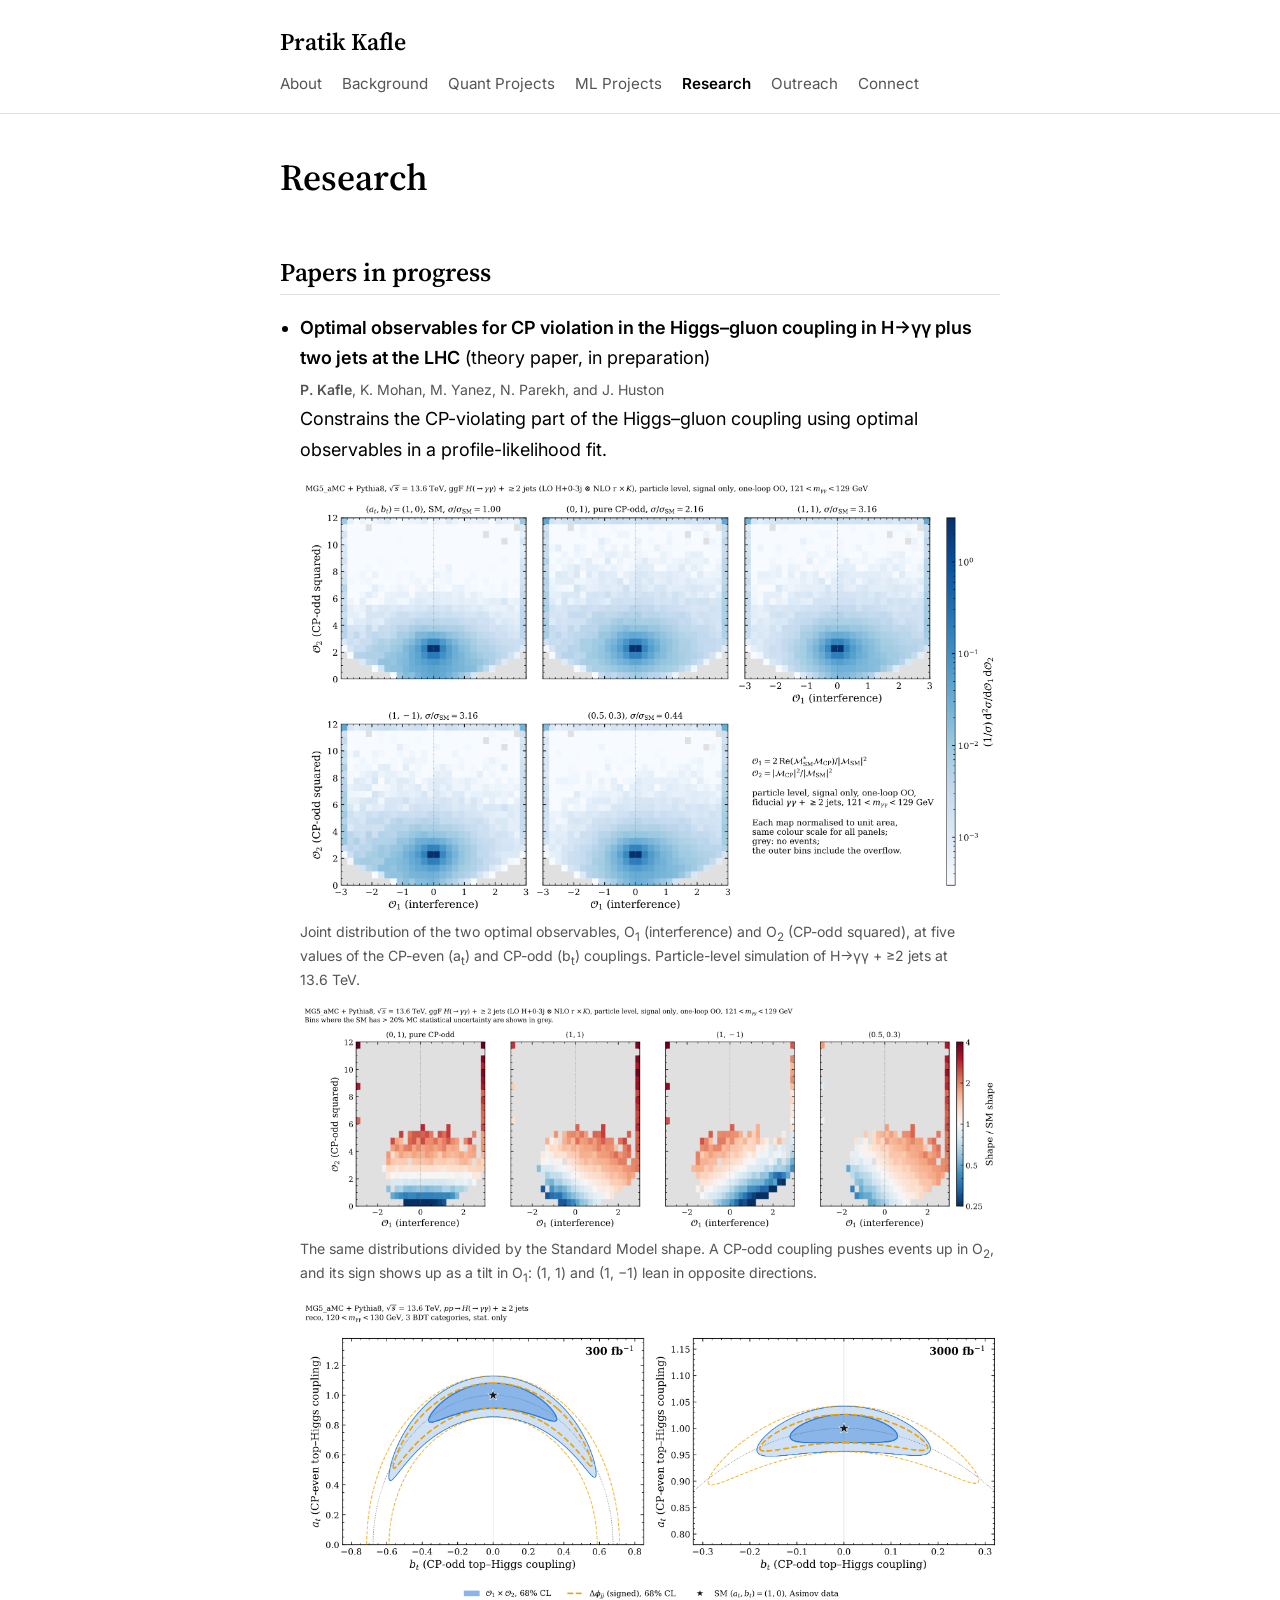
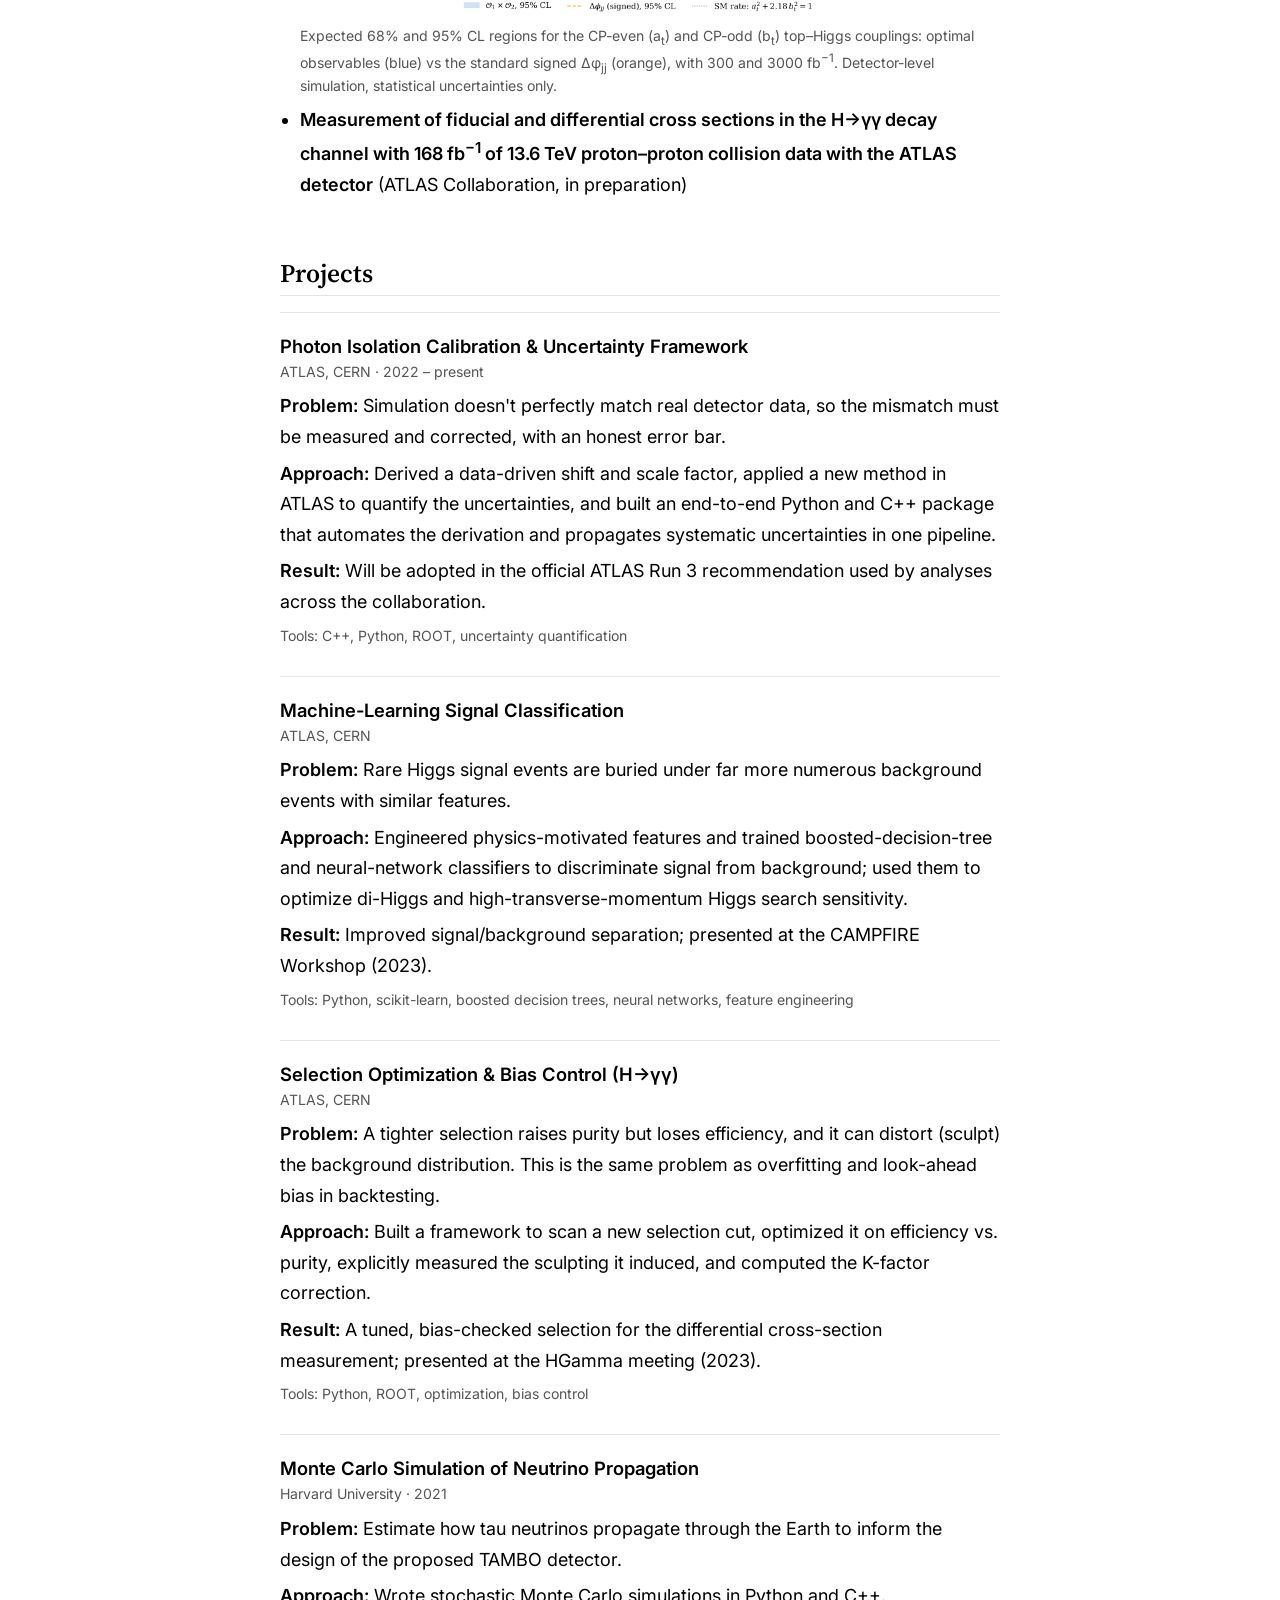
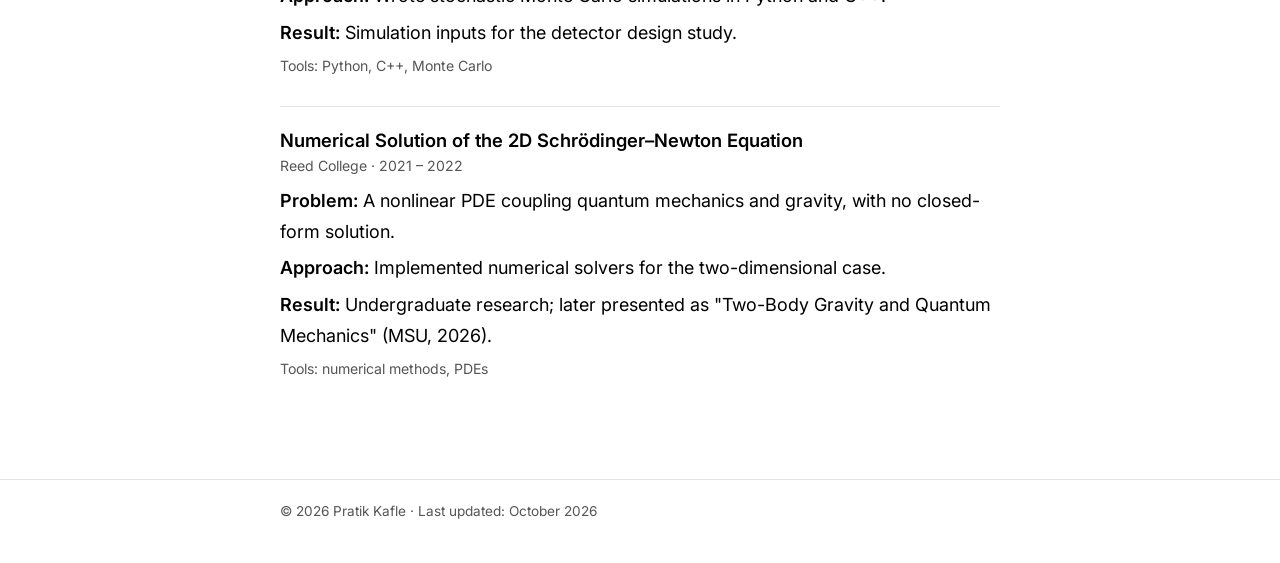
<file: research.html>
<!DOCTYPE html>
<html lang="en">
<head>
  <meta charset="UTF-8">
  <meta name="viewport" content="width=device-width, initial-scale=1.0">
  <title>Research | Pratik Kafle</title>
  <meta name="description" content="Pratik Kafle: Physics Ph.D. candidate at Michigan State University (ATLAS, CERN) seeking quantitative research roles. Statistics, Monte Carlo, machine learning, C++ and Python.">
  <link rel="preconnect" href="https://fonts.googleapis.com">
  <link rel="preconnect" href="https://fonts.gstatic.com" crossorigin>
  <link href="https://fonts.googleapis.com/css2?family=Inter:wght@400;600&family=Source+Serif+4:wght@600&display=swap" rel="stylesheet">
  <link rel="stylesheet" href="style.css">
</head>
<body>
  <header>
    <div class="container">
      <a href="index.html" class="site-title">Pratik Kafle</a>
      <nav>
        <a href="index.html">About</a>
        <a href="background.html">Background</a>
        <a href="quant.html">Quant Projects</a>
        <a href="ml.html">ML Projects</a>
        <a href="research.html" class="active">Research</a>
        <a href="outreach.html">Outreach</a>
        <a href="connect.html">Connect</a>
      </nav>
    </div>
  </header>

  <main class="container">
    <h1>Research</h1>
    <h2>Papers in progress</h2>
    <ul class="plain">
      <li><strong>Optimal observables for CP violation in the Higgs–gluon coupling in
        H&rarr;&gamma;&gamma; plus two jets at the LHC</strong> (theory paper, in preparation)<br>
        <span class="tools"><strong>P. Kafle</strong>, K. Mohan, M. Yanez, N. Parekh, and J. Huston</span><br>
        Constrains the CP-violating part of the Higgs–gluon coupling using optimal observables in a profile-likelihood fit.
        <figure class="paper-fig wide">
          <img src="images/web/cp-oo1xoo2.png" alt="Five two-dimensional histograms of the optimal observables O1 (interference) against O2 (CP-odd squared) at particle level, for couplings (a_t, b_t) = (1,0) Standard Model, (0,1) pure CP-odd, (1,1), (1,-1) and (0.5,0.3), each peaking near O1 = 0, O2 = 2" loading="lazy">
          <figcaption>Joint distribution of the two optimal observables, O<sub>1</sub> (interference) and O<sub>2</sub> (CP-odd squared), at five values of the CP-even (a<sub>t</sub>) and CP-odd (b<sub>t</sub>) couplings. Particle-level simulation of H&rarr;&gamma;&gamma; + &ge;2 jets at 13.6&nbsp;TeV.</figcaption>
        </figure>
        <figure class="paper-fig wide">
          <img src="images/web/cp-oo1xoo2-ratio.png" alt="Ratio of each non-Standard-Model distribution to the Standard Model one. Pure CP-odd moves events to higher O2; (1,1) moves them toward positive O1 and (1,-1) toward negative O1, with blue (fewer) and red (more) bands tilted in opposite directions" loading="lazy">
          <figcaption>The same distributions divided by the Standard Model shape. A CP-odd coupling pushes events up in O<sub>2</sub>, and its sign shows up as a tilt in O<sub>1</sub>: (1,&nbsp;1) and (1,&nbsp;&minus;1) lean in opposite directions.</figcaption>
        </figure>
        <figure class="paper-fig wide">
          <img src="images/web/cp-contour-oo-vs-dphi.png" alt="Expected 68% and 95% confidence regions in the plane of the CP-odd coupling b_t (horizontal) and CP-even coupling a_t (vertical), at 300 and 3000 inverse femtobarns. Filled blue regions from the optimal observables are tighter than the dashed orange regions from the signed jet angle, especially at 3000 inverse femtobarns" loading="lazy">
          <figcaption>Expected 68% and 95% CL regions for the CP-even (a<sub>t</sub>) and CP-odd (b<sub>t</sub>) top&ndash;Higgs couplings: optimal observables (blue) vs the standard signed &Delta;&phi;<sub>jj</sub> (orange), with 300 and 3000&nbsp;fb<sup>&minus;1</sup>. Detector-level simulation, statistical uncertainties only.</figcaption>
        </figure></li>
      <li><strong>Measurement of fiducial and differential cross sections in the H&rarr;&gamma;&gamma; decay channel with 168&nbsp;fb<sup>&minus;1</sup> of 13.6&nbsp;TeV proton&ndash;proton collision data with the ATLAS detector</strong> (ATLAS Collaboration, in preparation)</li>
    </ul>

    <h2>Projects</h2>

    <div>
      <article class="project">
        <h3>Photon Isolation Calibration &amp; Uncertainty Framework</h3>
        <div class="where">ATLAS, CERN · 2022 – present</div>
        <p><strong>Problem:</strong> Simulation doesn't perfectly match real detector data, so the mismatch must be measured and corrected, with an honest error bar.</p>
        <p><strong>Approach:</strong> Derived a data-driven shift and scale factor, applied a new method in ATLAS to quantify the uncertainties, and built an end-to-end Python and C++ package that automates the derivation and propagates systematic uncertainties in one pipeline.</p>
        <p><strong>Result:</strong> Will be adopted in the official ATLAS Run&nbsp;3 recommendation used by analyses across the collaboration.</p>
        <p class="tools">Tools: C++, Python, ROOT, uncertainty quantification</p>
      </article>

      <article class="project">
        <h3>Machine-Learning Signal Classification</h3>
        <div class="where">ATLAS, CERN</div>
        <p><strong>Problem:</strong> Rare Higgs signal events are buried under far more numerous background events with similar features.</p>
        <p><strong>Approach:</strong> Engineered physics-motivated features and trained boosted-decision-tree and neural-network classifiers to discriminate signal from background; used them to optimize di-Higgs and high-transverse-momentum Higgs search sensitivity.</p>
        <p><strong>Result:</strong> Improved signal/background separation; presented at the CAMPFIRE Workshop (2023).</p>
        <p class="tools">Tools: Python, scikit-learn, boosted decision trees, neural networks, feature engineering</p>
      </article>

      <article class="project">
        <h3>Selection Optimization &amp; Bias Control (H&rarr;&gamma;&gamma;)</h3>
        <div class="where">ATLAS, CERN</div>
        <p><strong>Problem:</strong> A tighter selection raises purity but loses efficiency, and it can distort (sculpt) the background distribution. This is the same problem as overfitting and look-ahead bias in backtesting.</p>
        <p><strong>Approach:</strong> Built a framework to scan a new selection cut, optimized it on efficiency vs. purity, explicitly measured the sculpting it induced, and computed the K-factor correction.</p>
        <p><strong>Result:</strong> A tuned, bias-checked selection for the differential cross-section measurement; presented at the HGamma meeting (2023).</p>
        <p class="tools">Tools: Python, ROOT, optimization, bias control</p>
      </article>

      <article class="project">
        <h3>Monte Carlo Simulation of Neutrino Propagation</h3>
        <div class="where">Harvard University · 2021</div>
        <p><strong>Problem:</strong> Estimate how tau neutrinos propagate through the Earth to inform the design of the proposed TAMBO detector.</p>
        <p><strong>Approach:</strong> Wrote stochastic Monte Carlo simulations in Python and C++.</p>
        <p><strong>Result:</strong> Simulation inputs for the detector design study.</p>
        <p class="tools">Tools: Python, C++, Monte Carlo</p>
      </article>

      <article class="project">
        <h3>Numerical Solution of the 2D Schr&ouml;dinger–Newton Equation</h3>
        <div class="where">Reed College · 2021 – 2022</div>
        <p><strong>Problem:</strong> A nonlinear PDE coupling quantum mechanics and gravity, with no closed-form solution.</p>
        <p><strong>Approach:</strong> Implemented numerical solvers for the two-dimensional case.</p>
        <p><strong>Result:</strong> Undergraduate research; later presented as "Two-Body Gravity and Quantum Mechanics" (MSU, 2026).</p>
        <p class="tools">Tools: numerical methods, PDEs</p>
      </article>
    </div>
  </main>

  <footer>
    <div class="container">
      &copy; 2026 Pratik Kafle &middot; Last updated: October 2026
    </div>
  </footer>
</body>
</html>
</file>
<file: style.css>
/* ---------- Simple, readable styling ---------- */
:root {
  color-scheme: light;
  --text: #000;
  --muted: #555;
  --accent: #1a5fb4;
  --bg: #ffffff;
  --line: #e3e3e3;
  --serif: "Source Serif 4", Georgia, serif;
  --sans: "Inter", -apple-system, BlinkMacSystemFont, "Segoe UI", sans-serif;
}

* { box-sizing: border-box; }

body {
  margin: 0;
  background: var(--bg);
  color: var(--text);
  font-family: var(--sans);
  font-size: 18px;
  line-height: 1.7;
}

.container {
  max-width: 760px;
  margin: 0 auto;
  padding: 0 20px;
}

a { color: var(--accent); text-decoration: none; }
a:hover { text-decoration: underline; }
strong { font-weight: 600; }

/* Header + nav */
header {
  border-bottom: 1px solid var(--line);
  padding: 22px 0 16px;
}
header .container {
  display: flex;
  flex-wrap: wrap;
  justify-content: space-between;
  align-items: baseline;
  gap: 8px 20px;
}
.site-title {
  font-family: var(--serif);
  font-size: 1.5rem;
  font-weight: 600;
  color: var(--text);
}
.site-title:hover { text-decoration: none; }
nav { display: flex; flex-wrap: wrap; gap: 4px 20px; }
nav a { color: var(--muted); font-size: 0.95rem; }
nav a.active { color: var(--text); font-weight: 600; }

main.container { padding-top: 40px; }

/* Headings */
h1, h2, h3 { line-height: 1.25; }
h1, h2 { font-family: var(--serif); font-weight: 600; }
h1 { font-size: 2.3rem; margin: 0 0 6px; }
h2 {
  font-size: 1.6rem;
  margin: 56px 0 16px;
  padding-bottom: 6px;
  border-bottom: 1px solid var(--line);
}
h3 { font-size: 1.05rem; font-weight: 600; }

.tagline { color: var(--muted); font-size: 0.95rem; margin: 0 0 16px; }

/* Intro with photo */
.intro {
  display: flex;
  gap: 32px;
  align-items: center;
}
.intro img {
  width: 180px;
  height: 180px;
  object-fit: cover;
  border-radius: 50%;
  flex-shrink: 0;
}
@media (max-width: 600px) {
  .intro { flex-direction: column; align-items: flex-start; gap: 20px; }
  .intro img { width: 140px; height: 140px; }
}

/* Simple lists */
.highlights, .plain { padding-left: 20px; }
.highlights li, .plain li { margin-bottom: 8px; }

/* Experience entries: date on the left */
.entry {
  display: grid;
  grid-template-columns: 140px 1fr;
  column-gap: 24px;
  padding: 14px 0;
  border-top: 1px solid var(--line);
}
.entry > * { grid-column: 2; }
.entry > .meta { grid-column: 1; grid-row: 1 / span 30; }
.entry h3 { margin: 0 0 4px; }
.entry .meta { color: var(--muted); font-size: 0.88rem; padding-top: 2px; }
.entry p { margin: 6px 0; }
.entry ul { margin: 4px 0; padding-left: 18px; }
.entry li { margin-bottom: 4px; }
@media (max-width: 600px) {
  .entry { grid-template-columns: 1fr; }
  .entry > *, .entry > .meta { grid-column: 1; grid-row: auto; }
  .entry > .meta { order: -1; }
}

/* Research projects */
.project { padding: 22px 0; border-top: 1px solid var(--line); }
.project h3 { font-size: 1.15rem; margin: 0 0 2px; }
.project .where { color: var(--muted); font-size: 0.88rem; margin-bottom: 8px; }
.project p { margin: 6px 0; }
.tools { color: var(--muted); font-size: 0.88rem; }

/* Skills */
.skills { display: grid; grid-template-columns: 160px 1fr; gap: 8px 24px; margin: 0; }
.skills dt { font-weight: 600; }
.skills dd { margin: 0; }
@media (max-width: 600px) { .skills { grid-template-columns: 1fr; gap: 0; } .skills dd { margin-bottom: 10px; } }

/* Contact list */
.contact { padding-left: 20px; }
.contact li { margin-bottom: 8px; }

/* Photos */
figure { margin: 0; }
figure img {
  display: block;
  width: 100%;
  height: auto;
  aspect-ratio: 4 / 3;
  object-fit: cover;
  border-radius: 6px;
}
figcaption { color: var(--muted); font-size: 0.88rem; line-height: 1.45; margin-top: 6px; }
.photo-wide { margin: 24px 0; }
.gallery {
  display: grid;
  grid-template-columns: repeat(2, 1fr);
  gap: 24px 18px;
  margin: 20px 0;
}
.gallery.three { grid-template-columns: repeat(3, 1fr); }
@media (max-width: 600px) {
  .gallery, .gallery.three { grid-template-columns: 1fr; }
}

/* Footer */
footer {
  border-top: 1px solid var(--line);
  margin-top: 70px;
  padding: 20px 0 40px;
  color: var(--muted);
  font-size: 0.85rem;
}
.photo-sim { margin: 16px 0 4px; max-width: 420px; }
.photo-sim img { aspect-ratio: auto; object-fit: contain; }
.project figure { margin: 14px 0 8px; max-width: 520px; }
.project figure img { aspect-ratio: auto; object-fit: contain; border-radius: 0; }
.project ul { margin: 6px 0; padding-left: 20px; }
.project li { margin-bottom: 6px; }
.project figure.wide { max-width: none; }
.project .gallery { margin: 14px 0 8px; align-items: end; }
.project .gallery figure { margin: 0; max-width: none; }
.paper-fig { margin: 12px 0 4px; max-width: 480px; }
.paper-fig img { aspect-ratio: auto; object-fit: contain; border-radius: 0; }
.paper-fig.wide { max-width: none; }
.collision-anim { margin: 28px auto 0; max-width: 520px; }
.collision-anim img { aspect-ratio: auto; object-fit: contain; border-radius: 0; }
.collision-anim figcaption { text-align: center; }
.project h4 { font-size: 1rem; font-weight: 600; margin: 22px 0 6px; }
.table-wrap { overflow-x: auto; margin: 10px 0; }
.project table { border-collapse: collapse; font-size: 0.9rem; width: 100%; }
.project th, .project td { text-align: left; padding: 5px 10px; border-bottom: 1px solid var(--line); }
.project th { font-weight: 600; }
.project td:not(:first-child), .project th:not(:first-child) { text-align: right; white-space: nowrap; }
</file>
